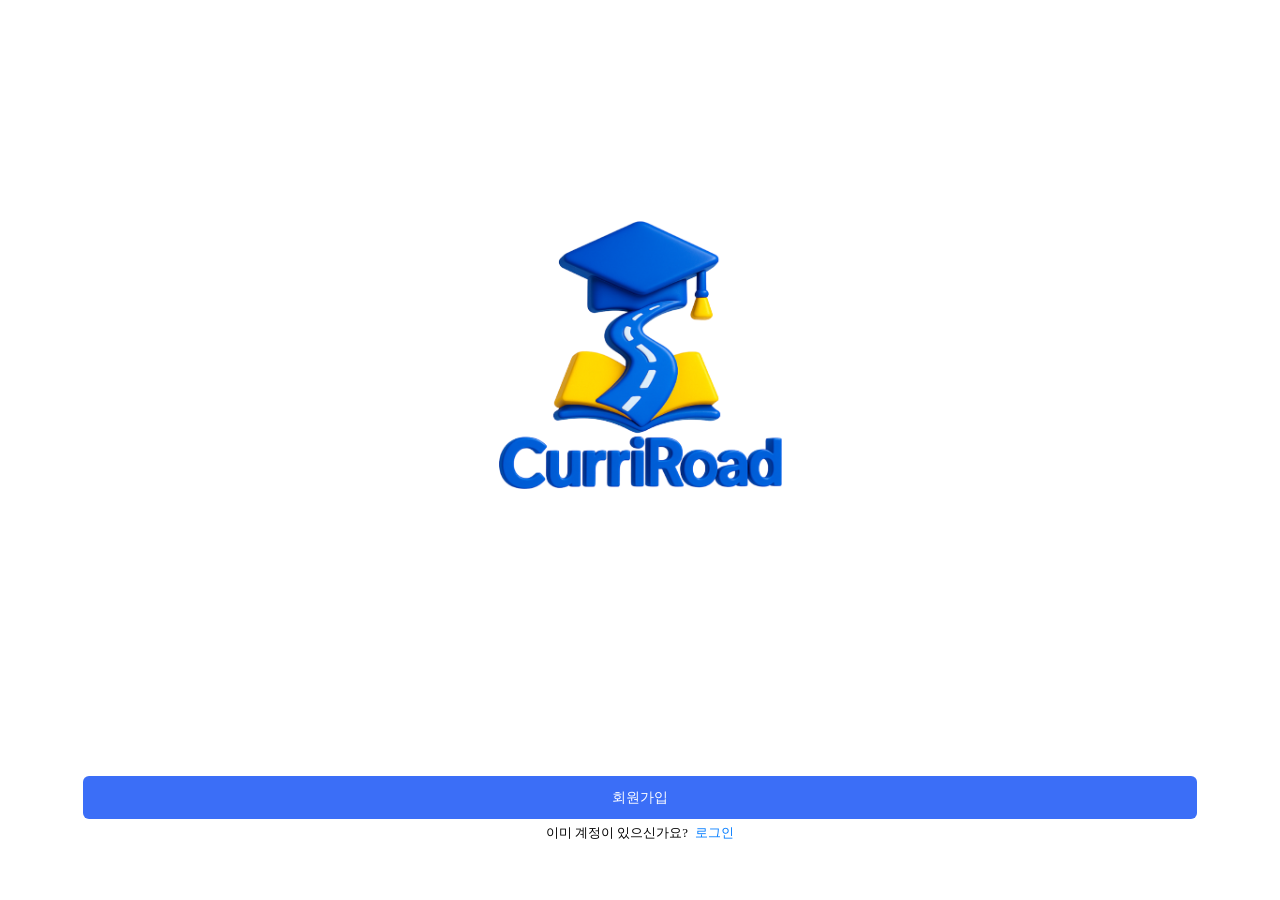
<file: index.html>
<!DOCTYPE html>
<html lang="en">
  <head>
    <meta charset="UTF-8" />
    <meta name="viewport" content="width=device-width, initial-scale=1.0" />
    <title>회원가입 페이지</title>
    <link rel="stylesheet" href="/pyoji/index.css" />
  </head>
  <body>
    <div class="logo-container"></div>
    <div id="input"></div>
    <div class="bottom-area">
      <button onclick="location.href='/signup/signup.html'">회원가입</button>
      <p>이미 계정이 있으신가요? <a href="/login/login.html">로그인</a></p>
    </div>
  </body>
</html>
</file>
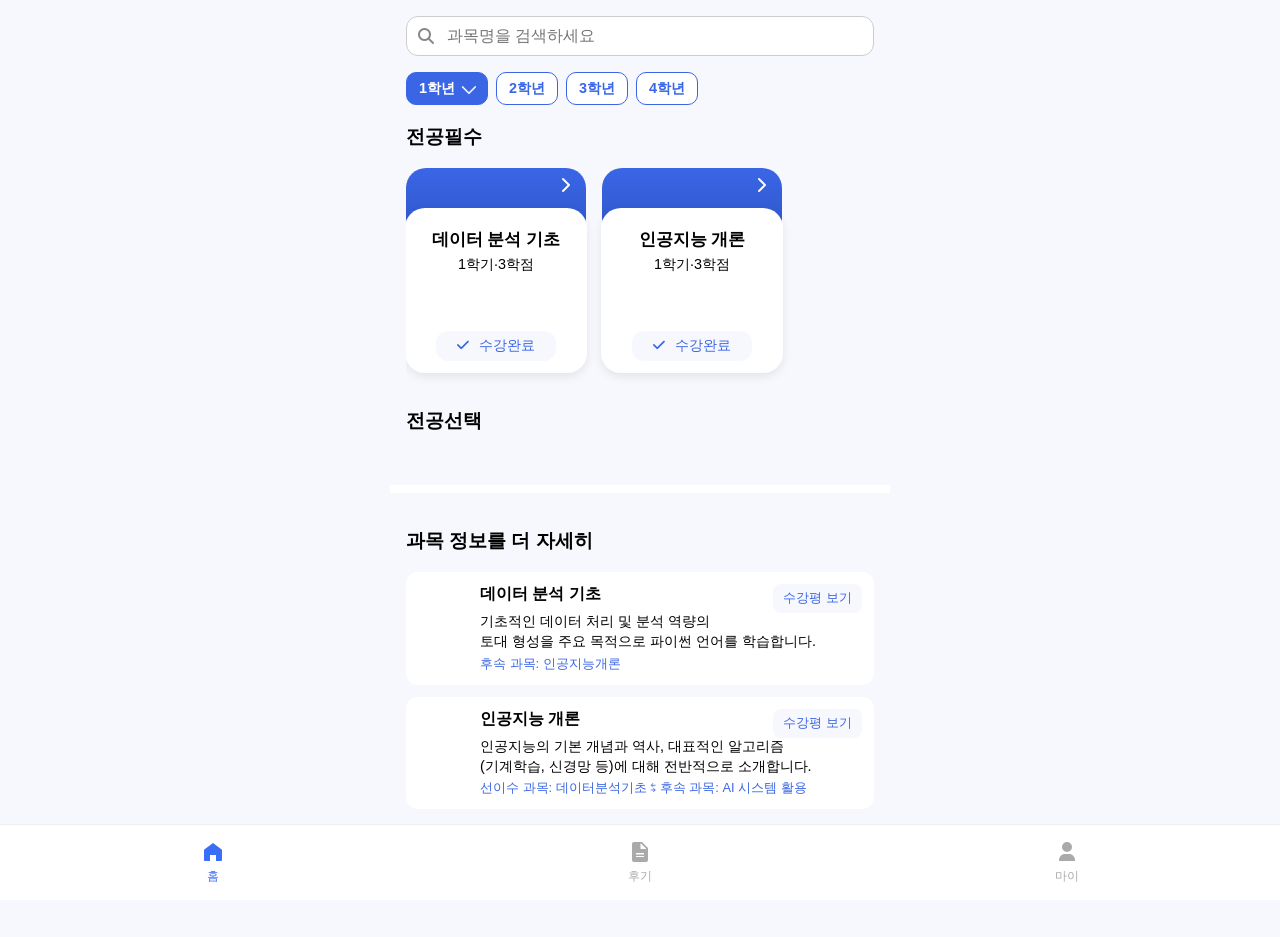
<file: FRONT-END/bigdata.html>
<!DOCTYPE html>
<html lang="ko">
  <head>
    <meta charset="UTF-8" />
    <meta name="viewport" content="width=device-width, initial-scale=1.0" />
    <title>빅데이터 분야형</title>
    <link rel="stylesheet" href="bigdata.css" />
    <link
      rel="stylesheet"
      href="https://cdnjs.cloudflare.com/ajax/libs/font-awesome/6.5.0/css/all.min.css"
    />
    <script defer src="bigdata.js"></script>
  </head>
  <body>
    <div class="container">
      <div class="search-bar">
        <i class="fas fa-search search-icon"></i>
        <input type="text" id="searchInput" placeholder="과목명을 검색하세요" />
      </div>

      <div class="year-buttons">
        <button value="1">1학년 <span class="arrow">⌵</span></button>
        <button value="2">2학년 <span class="arrow">⌵</span></button>
        <button value="3">3학년 <span class="arrow">⌵</span></button>
        <button value="4">4학년 <span class="arrow">⌵</span></button>
      </div>

      <div class="subject-section">
        <h3>전공필수</h3>
        <div class="subject-list" id="required-subjects"></div>
      </div>

      <div class="subject-section">
        <h3>전공선택</h3>
        <div class="subject-list" id="elective-subjects"></div>
      </div>

      <div class="detail-section">
        <h3>과목 정보를 더 자세히</h3>
        <div id="subject-detail-list"></div>
      </div>

      <footer class="bottom-nav">
        <a href="home.html" class="nav-item active">
          <svg
            width="24"
            height="24"
            fill="#3b6ef7"
            xmlns="http://www.w3.org/2000/svg"
            viewBox="0 0 24 24"
          >
            <path
              d="M3 9.75L12 3l9 6.75V20a1 1 0 0 1-1 1h-5v-6H9v6H4a1 1 0 0 1-1-1V9.75Z"
            />
          </svg>
          <span>홈</span>
        </a>

        <a href="review.html" class="nav-item">
          <svg
            width="24"
            height="24"
            fill="#aaa"
            xmlns="http://www.w3.org/2000/svg"
            viewBox="0 0 24 24"
          >
            <path
              d="M6 2a2 2 0 0 0-2 2v16c0 1.1.9 2 2 2h12a2 2 0 0 0 2-2V8l-6-6H6Zm7 1.5L18.5 9H13a.5.5 0 0 1-.5-.5V3.5ZM8 13h8v1.5H8V13Zm0 3h8V17H8v-1.5Z"
            />
          </svg>
          <span>후기</span>
        </a>

        <a href="my.html" class="nav-item">
          <svg
            width="24"
            height="24"
            fill="#aaa"
            xmlns="http://www.w3.org/2000/svg"
            viewBox="0 0 24 24"
          >
            <path
              d="M12 2a5 5 0 1 1 0 10 5 5 0 0 1 0-10ZM4 20c0-3.3 2.7-6 6-6h4c3.3 0 6 2.7 6 6v1H4v-1Z"
            />
          </svg>
          <span>마이</span>
        </a>
      </footer>
    </div>
  </body>
</html>
</file>
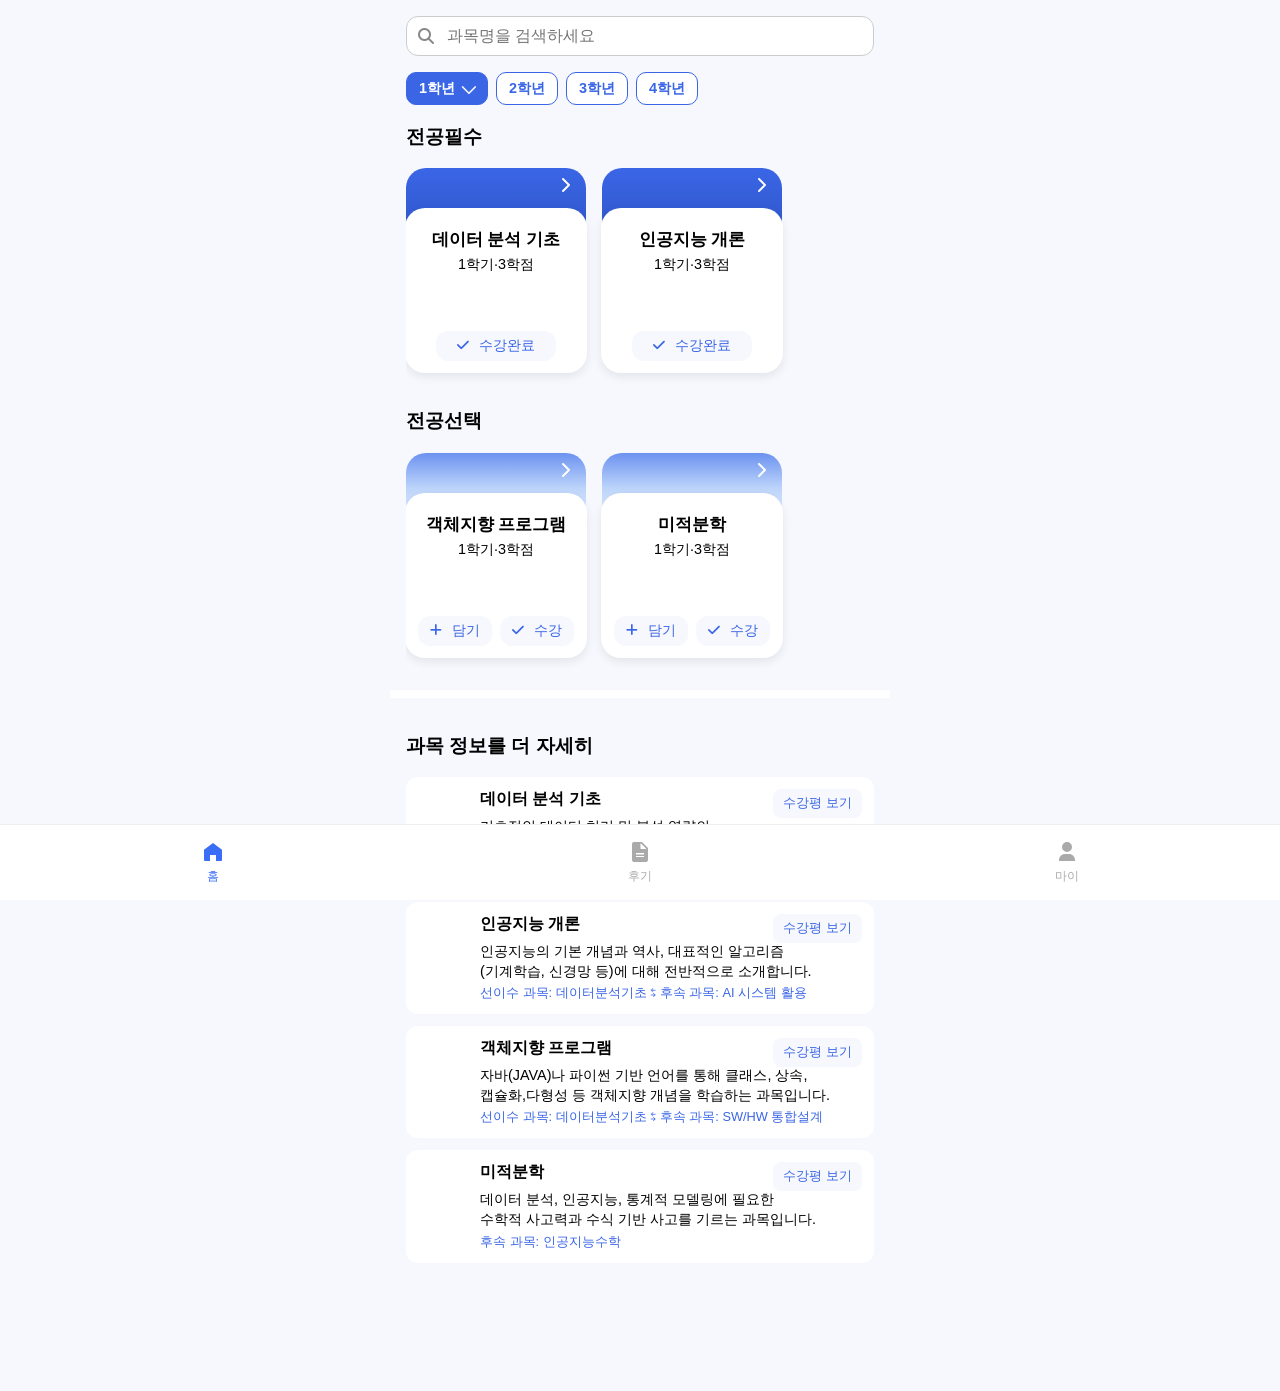
<file: FRONT-END/daehakwon.html>
<!DOCTYPE html>
<html lang="ko">
  <head>
    <meta charset="UTF-8" />
    <meta name="viewport" content="width=device-width, initial-scale=1.0" />
    <title>대학원 진학형</title>
    <link rel="stylesheet" href="daehakwon.css" />
    <link
      rel="stylesheet"
      href="https://cdnjs.cloudflare.com/ajax/libs/font-awesome/6.5.0/css/all.min.css"
    />
    <script defer src="daehakwon.js"></script>
  </head>
  <body>
    <div class="container">
      <div class="search-bar">
        <i class="fas fa-search search-icon"></i>
        <input type="text" id="searchInput" placeholder="과목명을 검색하세요" />
      </div>

      <div class="year-buttons">
        <button value="1">1학년 <span class="arrow">⌵</span></button>
        <button value="2">2학년 <span class="arrow">⌵</span></button>
        <button value="3">3학년 <span class="arrow">⌵</span></button>
        <button value="4">4학년 <span class="arrow">⌵</span></button>
      </div>

      <div class="subject-section">
        <h3>전공필수</h3>
        <div class="subject-list" id="required-subjects"></div>
      </div>

      <div class="subject-section">
        <h3>전공선택</h3>
        <div class="subject-list" id="elective-subjects"></div>
      </div>

      <div class="detail-section">
        <h3>과목 정보를 더 자세히</h3>
        <div id="subject-detail-list"></div>
      </div>

      <footer class="bottom-nav">
        <a href="home.html" class="nav-item active">
          <svg
            width="24"
            height="24"
            fill="#3b6ef7"
            xmlns="http://www.w3.org/2000/svg"
            viewBox="0 0 24 24"
          >
            <path
              d="M3 9.75L12 3l9 6.75V20a1 1 0 0 1-1 1h-5v-6H9v6H4a1 1 0 0 1-1-1V9.75Z"
            />
          </svg>
          <span>홈</span>
        </a>

        <a href="review.html" class="nav-item">
          <svg
            width="24"
            height="24"
            fill="#aaa"
            xmlns="http://www.w3.org/2000/svg"
            viewBox="0 0 24 24"
          >
            <path
              d="M6 2a2 2 0 0 0-2 2v16c0 1.1.9 2 2 2h12a2 2 0 0 0 2-2V8l-6-6H6Zm7 1.5L18.5 9H13a.5.5 0 0 1-.5-.5V3.5ZM8 13h8v1.5H8V13Zm0 3h8V17H8v-1.5Z"
            />
          </svg>
          <span>후기</span>
        </a>

        <a href="my.html" class="nav-item">
          <svg
            width="24"
            height="24"
            fill="#aaa"
            xmlns="http://www.w3.org/2000/svg"
            viewBox="0 0 24 24"
          >
            <path
              d="M12 2a5 5 0 1 1 0 10 5 5 0 0 1 0-10ZM4 20c0-3.3 2.7-6 6-6h4c3.3 0 6 2.7 6 6v1H4v-1Z"
            />
          </svg>
          <span>마이</span>
        </a>
      </footer>
    </div>
  </body>
</html>
</file>
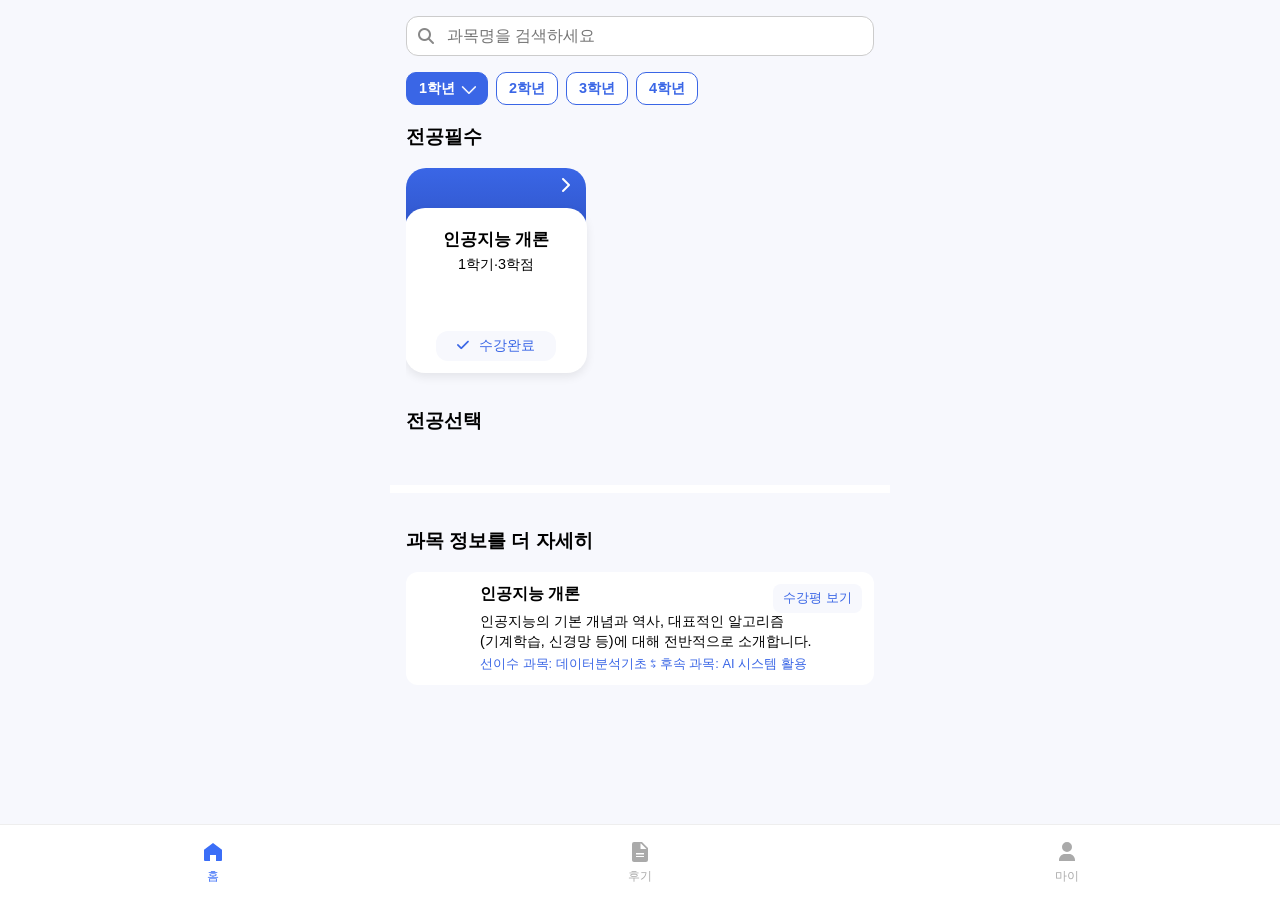
<file: FRONT-END/micro.html>
<!DOCTYPE html>
<html lang="ko">
  <head>
    <meta charset="UTF-8" />
    <meta name="viewport" content="width=device-width, initial-scale=1.0" />
    <title>대학원 진학형</title>
    <link rel="stylesheet" href="micro.css" />
    <link
      rel="stylesheet"
      href="https://cdnjs.cloudflare.com/ajax/libs/font-awesome/6.5.0/css/all.min.css"
    />
    <script defer src="micro.js"></script>
  </head>
  <body>
    <div class="container">
      <div class="search-bar">
        <i class="fas fa-search search-icon"></i>
        <input type="text" id="searchInput" placeholder="과목명을 검색하세요" />
      </div>

      <div class="year-buttons">
        <button value="1">1학년 <span class="arrow">⌵</span></button>
        <button value="2">2학년 <span class="arrow">⌵</span></button>
        <button value="3">3학년 <span class="arrow">⌵</span></button>
        <button value="4">4학년 <span class="arrow">⌵</span></button>
      </div>

      <div class="subject-section">
        <h3>전공필수</h3>
        <div class="subject-list" id="required-subjects"></div>
      </div>

      <div class="subject-section">
        <h3>전공선택</h3>
        <div class="subject-list" id="elective-subjects"></div>
      </div>

      <div class="detail-section">
        <h3>과목 정보를 더 자세히</h3>
        <div id="subject-detail-list"></div>
      </div>

      <footer class="bottom-nav">
        <a href="home.html" class="nav-item active">
          <svg
            width="24"
            height="24"
            fill="#3b6ef7"
            xmlns="http://www.w3.org/2000/svg"
            viewBox="0 0 24 24"
          >
            <path
              d="M3 9.75L12 3l9 6.75V20a1 1 0 0 1-1 1h-5v-6H9v6H4a1 1 0 0 1-1-1V9.75Z"
            />
          </svg>
          <span>홈</span>
        </a>

        <a href="review.html" class="nav-item">
          <svg
            width="24"
            height="24"
            fill="#aaa"
            xmlns="http://www.w3.org/2000/svg"
            viewBox="0 0 24 24"
          >
            <path
              d="M6 2a2 2 0 0 0-2 2v16c0 1.1.9 2 2 2h12a2 2 0 0 0 2-2V8l-6-6H6Zm7 1.5L18.5 9H13a.5.5 0 0 1-.5-.5V3.5ZM8 13h8v1.5H8V13Zm0 3h8V17H8v-1.5Z"
            />
          </svg>
          <span>후기</span>
        </a>

        <a href="my.html" class="nav-item">
          <svg
            width="24"
            height="24"
            fill="#aaa"
            xmlns="http://www.w3.org/2000/svg"
            viewBox="0 0 24 24"
          >
            <path
              d="M12 2a5 5 0 1 1 0 10 5 5 0 0 1 0-10ZM4 20c0-3.3 2.7-6 6-6h4c3.3 0 6 2.7 6 6v1H4v-1Z"
            />
          </svg>
          <span>마이</span>
        </a>
      </footer>
    </div>
  </body>
</html>
</file>
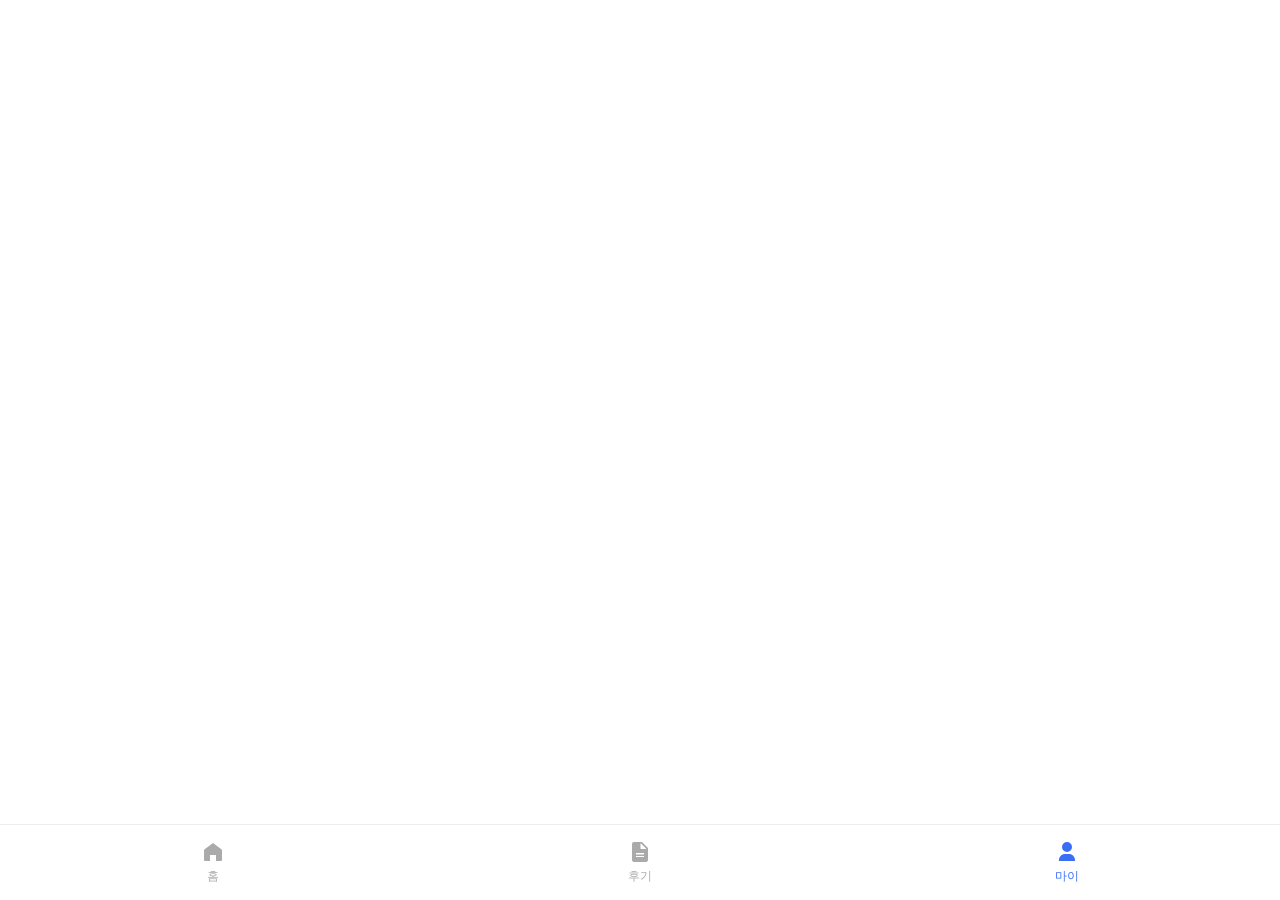
<file: FRONT-END/my.html>
<!DOCTYPE html>
<html lang="en">
  <head>
    <meta charset="UTF-8" />
    <meta name="viewport" content="width=device-width, initial-scale=1.0" />
    <title>Document</title>
    <link rel="stylesheet" href="my.css" />
  </head>
  <body>
    <!-- 하단 네비게이션 -->
    <footer class="bottom-nav">
      <a href="home.html" class="nav-item">
        <!-- 집 아이콘 -->
        <svg
          width="24"
          height="24"
          fill="#aaa"
          xmlns="http://www.w3.org/2000/svg"
          viewBox="0 0 24 24"
        >
          <path
            d="M3 9.75L12 3l9 6.75V20a1 1 0 0 1-1 1h-5v-6H9v6H4a1 1 0 0 1-1-1V9.75Z"
          />
        </svg>
        <span>홈</span>
      </a>

      <a href="review.html" class="nav-item">
        <!-- 문서 아이콘 -->
        <svg
          width="24"
          height="24"
          fill="#aaa"
          xmlns="http://www.w3.org/2000/svg"
          viewBox="0 0 24 24"
        >
          <path
            d="M6 2a2 2 0 0 0-2 2v16c0 1.1.9 2 2 2h12a2 2 0 0 0 2-2V8l-6-6H6Zm7 1.5L18.5 9H13a.5.5 0 0 1-.5-.5V3.5ZM8 13h8v1.5H8V13Zm0 3h8V17H8v-1.5Z"
          />
        </svg>
        <span>후기</span>
      </a>

      <a href="my.html" class="nav-item active">
        <!-- 사람 아이콘 -->
        <svg
          width="24"
          height="24"
          fill="#3b6ef7"
          xmlns="http://www.w3.org/2000/svg"
          viewBox="0 0 24 24"
        >
          <path
            d="M12 2a5 5 0 1 1 0 10 5 5 0 0 1 0-10ZM4 20c0-3.3 2.7-6 6-6h4c3.3 0 6 2.7 6 6v1H4v-1Z"
          />
        </svg>
        <span>마이</span>
      </a>
    </footer>
  </body>
</html>
</file>
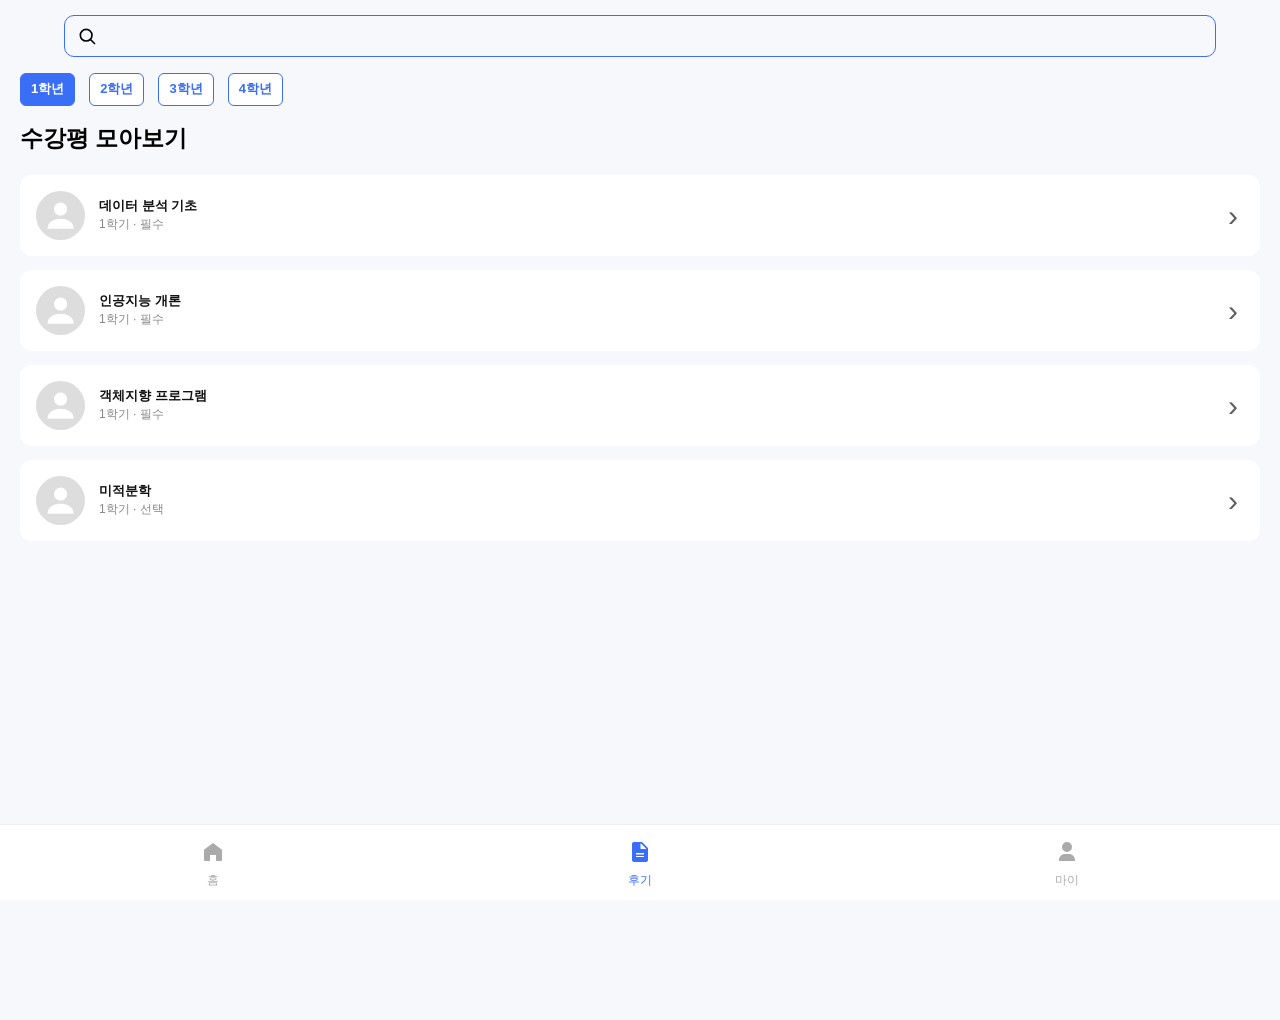
<file: FRONT-END/review.html>
<!DOCTYPE html>
<html lang="en">
  <head>
    <meta charset="UTF-8" />
    <meta name="viewport" content="width=device-width, initial-scale=1.0" />
    <title>Document</title>
    <link rel="stylesheet" href="review.css" />
  </head>
  <body>
    <!-- 상단 검색창 -->
    <div class="search-bar">
      <svg
        class="search-icon"
        xmlns="http://www.w3.org/2000/svg"
        width="18"
        height="18"
        fill="none"
        stroke="#222"
        stroke-width="2"
        stroke-linecap="round"
        stroke-linejoin="round"
        viewBox="0 0 24 24"
      >
        <circle cx="11" cy="11" r="7" />
        <line x1="16.5" y1="16.5" x2="21" y2="21" />
      </svg>
      <input type="text" id="searchInput" />
    </div>

    <!-- 학년 선택 버튼 -->
    <div class="grade-button-group">
      <button class="grade-btn active"><span>1학년</span></button>
      <button class="grade-btn"><span>2학년</span></button>
      <button class="grade-btn"><span>3학년</span></button>
      <button class="grade-btn"><span>4학년</span></button>
    </div>

    <!-- 문구 -->
    <h3 class="text">수강평 모아보기</h3>

    <!-- 과목별 버튼 나올 공간 -->
    <div id="subject-buttons"></div>

    <!-- 과목 상세 후기 보기 화면 -->
    <div id="review-detail" style="display: none; padding: 0px">
      <div class="header">
        <div class="review-header">
          <button id="back-button" style="background: none; border: none">
            <svg
              xmlns="http://www.w3.org/2000/svg"
              width="32"
              height="32"
              fill="#333"
              viewBox="0 0 24 24"
            >
              <path d="M15.41 7.41 14 6l-6 6 6 6 1.41-1.41L10.83 12z" />
            </svg>
          </button>

          <h2 id="subject-title"></h2>
        </div>

        <div class="rating">
          <div class="stars">☆☆☆☆☆</div>
          <div class="rating-score"></div>
        </div>
      </div>

      <div class="section lecture-section">
        <div class="section-header">
          <h3>강의평 모아보기</h3>
          <button class="write-button">평가하기</button>
        </div>
        <div class="lecture-reviews"></div>
      </div>

      <div class="divider"></div>

      <div class="section exam-section">
        <div class="section-header">
          <h3>시험 정보 모아보기</h3>
          <button class="write-button">등록하기</button>
        </div>
        <div class="exam-reviews"></div>
      </div>
    </div>

    <!-- 🔽 강의평 작성 폼 -->
    <!-- 강의평 작성 폼 -->
    <div
      id="write-form"
      style="display: none; background-color: #f7f8fc; padding: 16px"
    >
      <div class="form-header">
        <button id="write-back-button">&lt;</button>
        <h2 id="write-form-title">강의평 작성하기</h2>
      </div>
      <div class="write-rating">
        <div class="write-stars">
          <span data-value="1">★</span>
          <span data-value="2">★</span>
          <span data-value="3">★</span>
          <span data-value="4">★</span>
          <span data-value="5">★</span>
        </div>
        <strong class="write-score">0.0/5</strong>
      </div>
      <div class="divider"></div>
      <p id="semester-label">수강한 학기를 선택해 주세요.</p>
      <div class="select-row">
        <div class="custom-select" id="custom-select">
          <div class="selected" id="selected">
            <span id="selected-text">응시 학기</span>
            <svg
              class="dropdown-arrow"
              id="dropdownArrow"
              xmlns="http://www.w3.org/2000/svg"
              height="20"
              width="20"
              viewBox="0 0 24 24"
              fill="#3b6ef7"
            >
              <path d="M7 10l5 5 5-5z" />
            </svg>
          </div>
          <ul class="options" id="options">
            <li>25학년도 1학기</li>
            <li>25학년도 2학기</li>
            <li>24학년도 1학기</li>
            <li>24학년도 2학기</li>
            <li>23학년도 1학기</li>
            <li>23학년도 2학기</li>
          </ul>
        </div>
        <div class="custom-select" id="exam-type-select">
          <div class="selected" id="exam-type-selected">
            <span id="exam-type-selected-text">응시회차</span>
            <svg
              class="dropdown-arrow"
              id="exam-type-arrow"
              xmlns="http://www.w3.org/2000/svg"
              height="20"
              width="20"
              viewBox="0 0 24 24"
              fill="#3b6ef7"
            >
              <path d="M7 10l5 5 5-5z" />
            </svg>
          </div>
          <ul class="options" id="exam-type-options">
            <li>중간고사</li>
            <li>기말고사</li>
          </ul>
        </div>

        <div class="upload-area" id="upload-area" style="display: none">
          <button type="button" class="upload-button" id="upload-button">
            자료 업로드
            <svg
              xmlns="http://www.w3.org/2000/svg"
              width="20"
              height="20"
              viewBox="0 0 24 24"
              fill="none"
              stroke="#3b6ef7"
              stroke-width="2"
              stroke-linecap="round"
              stroke-linejoin="round"
              style="margin-left: 6px"
            >
              <path d="M12 19V5" />
              <polyline points="5 12 12 5 19 12" />
              <path d="M5 19h14" />
            </svg>
          </button>
          <ul id="upload-options" class="hidden">
            <li id="upload-photo" class="upload-option">
              <span>사진 보관함</span>
              <svg
                xmlns="http://www.w3.org/2000/svg"
                class="icon"
                width="20"
                height="20"
                fill="none"
                stroke="black"
                stroke-width="2"
                stroke-linecap="round"
                stroke-linejoin="round"
                viewBox="0 0 24 24"
              >
                <rect x="3" y="3" width="18" height="18" rx="2" ry="2" />
                <circle cx="8.5" cy="8.5" r="1.5" />
                <path d="M21 15l-5-5L5 21" />
              </svg>
            </li>
            <div class="divider-line"></div>
            <li id="upload-file" class="upload-option">
              <span>파일 선택</span>
              <svg
                xmlns="http://www.w3.org/2000/svg"
                class="icon"
                width="20"
                height="20"
                fill="none"
                stroke="black"
                stroke-width="2"
                stroke-linecap="round"
                stroke-linejoin="round"
                viewBox="0 0 24 24"
              >
                <path d="M4 4h16v16H4z" />
                <path d="M4 8h16" />
              </svg>
            </li>
          </ul>
          <input
            type="file"
            id="fileInput"
            accept="image/*,.pdf,.docx"
            style="display: none"
          />
        </div>
      </div>

      <textarea placeholder="이 강의에 대한 평가를 작성해 주세요."></textarea>
      <!-- 업로드 이미지 미리보기 영역 -->
      <div class="uploaded-images" id="uploaded-images"></div>

      <button class="submit-review" id="submit-review">작성하기</button>
    </div>

    <!-- 하단 네비게이션 -->
    <footer class="bottom-nav">
      <a href="home.html" class="nav-item">
        <!-- 집 아이콘 -->
        <svg
          width="24"
          height="24"
          fill="#aaa"
          xmlns="http://www.w3.org/2000/svg"
          viewBox="0 0 24 24"
        >
          <path
            d="M3 9.75L12 3l9 6.75V20a1 1 0 0 1-1 1h-5v-6H9v6H4a1 1 0 0 1-1-1V9.75Z"
          />
        </svg>
        <span>홈</span>
      </a>

      <a href="review.html" class="nav-item">
        <!-- 문서 아이콘 -->
        <svg
          width="24"
          height="24"
          fill="#aaa"
          xmlns="http://www.w3.org/2000/svg"
          viewBox="0 0 24 24"
        >
          <path
            d="M6 2a2 2 0 0 0-2 2v16c0 1.1.9 2 2 2h12a2 2 0 0 0 2-2V8l-6-6H6Zm7 1.5L18.5 9H13a.5.5 0 0 1-.5-.5V3.5ZM8 13h8v1.5H8V13Zm0 3h8V17H8v-1.5Z"
          />
        </svg>
        <span>후기</span>
      </a>

      <a href="my.html" class="nav-item">
        <!-- 사람 아이콘 -->
        <svg
          width="24"
          height="24"
          fill="#aaa"
          xmlns="http://www.w3.org/2000/svg"
          viewBox="0 0 24 24"
        >
          <path
            d="M12 2a5 5 0 1 1 0 10 5 5 0 0 1 0-10ZM4 20c0-3.3 2.7-6 6-6h4c3.3 0 6 2.7 6 6v1H4v-1Z"
          />
        </svg>
        <span>마이</span>
      </a>
    </footer>

    <!-- 알림 모달 -->
    <div id="custom-alert" class="custom-alert" style="display: none">
      <div class="custom-alert-box">
        <p id="custom-alert-message">알림 메시지</p>
        <div class="custom-divider"></div>
        <button id="custom-alert-ok">확인</button>
      </div>
    </div>

    <script src="review.js"></script>
  </body>
</html>
</file>
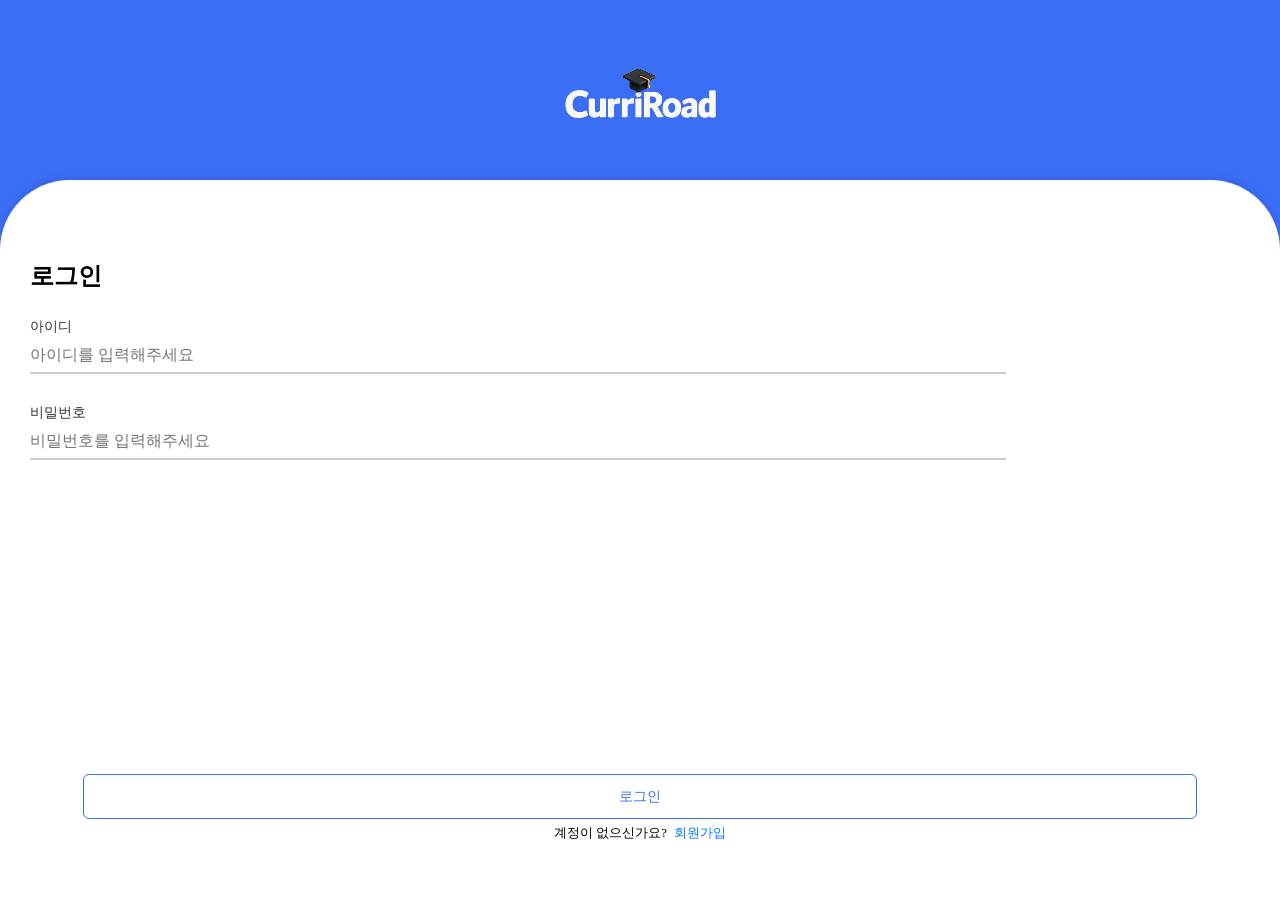
<file: login/login.html>
<!DOCTYPE html>
<html lang="ko">
  <head>
    <meta charset="UTF-8" />
    <meta name="viewport" content="width=device-width, initial-scale=1.0" />
    <title>로그인 페이지</title>
    <link rel="stylesheet" href="login.css" />
  </head>
  <body>
    <div class="top-logo">
      <img src="login_logo.png" alt="로그인 로고" />
    </div>
    <div class="white-box">
      <h2>로그인</h2>

      <label for="userid">아이디</label>
      <input
        type="text"
        id="userid"
        name="userid"
        placeholder="아이디를 입력해주세요"
      />
      <div class="error-message" id="userid-error"></div>

      <label for="password">비밀번호</label>

      <input
        type="password"
        id="password"
        name="password"
        placeholder="비밀번호를 입력해주세요"
      />

      <div class="error-message" id="password-error"></div>
    </div>

    <div class="bottom-area">
      <button id="loginBtn">로그인</button>
      <p>계정이 없으신가요? <a href="/signup/signup.html">회원가입</a></p>
    </div>

    <script src="login.js"></script>
  </body>
</html>
</file>
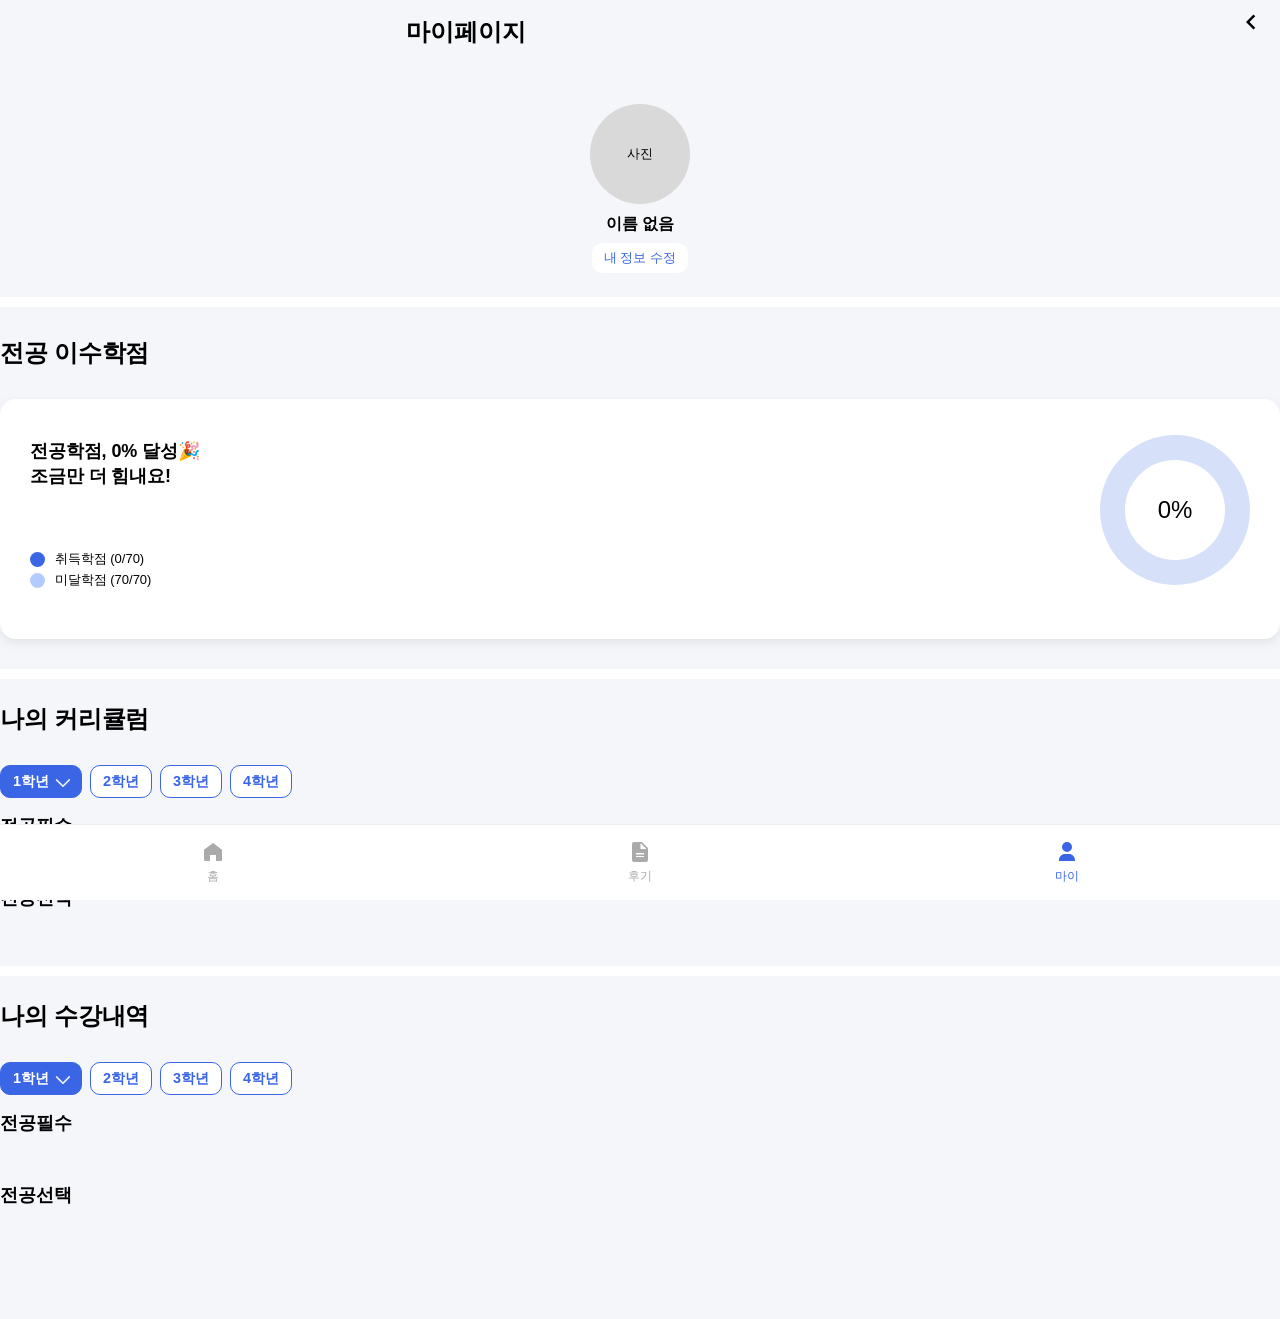
<file: my/my.html>
<!DOCTYPE html>
<html lang="ko">
  <head>
    <meta charset="UTF-8" />
    <meta name="viewport" content="width=device-width, initial-scale=1.0" />
    <title>마이페이지</title>
    <link rel="stylesheet" href="my.css" />
  </head>
  <body>
    <div class="mypage-header">
      <h2>마이페이지</h2>
    </div>
    <div class="mypage">
      <!-- 프로필 영역 -->
      <div class="section profile">
        <div class="profile-img">사진</div>
        <div class="profile-name" id="userNameDisplay">사용자 이름</div>
        <a href="/my/edit_profile/edit_profile.html" class="edit-info">
          내 정보 수정
        </a>
      </div>

      <!-- 구분선 -->
      <div class="divider"></div>

      <!-- 전공 이수학점 영역 -->
      <div class="credit-section">
        <div class="section-title">전공 이수학점</div>
        <div class="credit-card">
          <div class="credit-box">
            <div class="credit-left">
              <p class="credit-message" id="progressMessage"></p>
              <div class="credit-detail">
                <div class="dot dark"></div>
                취득학점 (<span id="getScore">0</span>/70)<br />
                <div class="dot light"></div>
                미달학점 (<span id="lackScore">70</span>/70)
              </div>
            </div>
            <div class="credit-right">
              <div class="progress-circle"></div>
              <div class="percent">0%</div>
            </div>
          </div>
        </div>
      </div>

      <!-- 구분선 -->
      <div class="divider"></div>

      <section class="curriculum-section">
  <h3 class="section-title">나의 커리큘럼</h3>

  <!-- 학년 선택 버튼 -->
  <div class="curriculum-year-buttons">
        <button value="1">1학년 <span class="arrow">⌵</span></button>
        <button value="2">2학년 <span class="arrow">⌵</span></button>
        <button value="3">3학년 <span class="arrow">⌵</span></button>
        <button value="4">4학년 <span class="arrow">⌵</span></button>
      </div>

  <section>
  <h4>전공필수</h4>
  <div id="required-subjects" class="subject-list">
    <!-- 전공필수 과목 카드 -->
  </div>
</section>
<section>
  <h4>전공선택</h4>
  <div id="elective-subjects" class="subject-list">
    <!-- 전공선택 과목 카드 -->
  </div>
</section>
<!-- 구분선 -->
      <div class="divider"></div>

      <section class="course-history-section">
  <h3 class="section-title">나의 수강내역</h3>

  <!-- 학년 선택 버튼 -->
  <div class="course-history-year-buttons">
    <button value="1">1학년 <span class="arrow">⌵</span></button>
    <button value="2">2학년 <span class="arrow">⌵</span></button>
    <button value="3">3학년 <span class="arrow">⌵</span></button>
    <button value="4">4학년 <span class="arrow">⌵</span></button>
  </div>

  <!-- 전공 필수 과목 -->
  <section>
    <h4>전공필수</h4>
    <div id="course-history-required-subjects" class="subject-list">
      <!-- 전공필수 과목 카드가 여기에 들어옴 -->
    </div>
  </section>

  <!-- 전공 선택 과목 -->
  <section>
    <h4>전공선택</h4>
    <div id="course-history-elective-subjects" class="subject-list">
      <!-- 전공선택 과목 카드가 여기에 들어옴 -->
    </div>
  </section>
</section>

<!-- 오른쪽 화살표 버튼 -->
<button class="goto-home-button">
  <svg
    xmlns="http://www.w3.org/2000/svg"
    width="40"
    height="40"
    fill="#000000"
    viewBox="0 0 24 24"
    class="goto-arrow"
  >
    <path d="M15.41 7.41 14 6l-6 6 6 6 1.41-1.41L10.83 12z" />
  </svg>
</button>

    <footer class="bottom-nav">
      <a href="/home/home.html" class="nav-item" id="homeBtn">
        <!-- 집 아이콘 -->
        <svg
          width="24"
          height="24"
          fill="#aaa"
          xmlns="http://www.w3.org/2000/svg"
          viewBox="0 0 24 24"
        >
          <path
            d="M3 9.75L12 3l9 6.75V20a1 1 0 0 1-1 1h-5v-6H9v6H4a1 1 0 0 1-1-1V9.75Z"
          />
        </svg>
        <span>홈</span>
      </a>

      <a href="/review/review.html" class="nav-item">
        <!-- 문서 아이콘 -->
        <svg
          width="24"
          height="24"
          fill="#aaa"
          xmlns="http://www.w3.org/2000/svg"
          viewBox="0 0 24 24"
        >
          <path
            d="M6 2a2 2 0 0 0-2 2v16c0 1.1.9 2 2 2h12a2 2 0 0 0 2-2V8l-6-6H6Zm7 1.5L18.5 9H13a.5.5 0 0 1-.5-.5V3.5ZM8 13h8v1.5H8V13Zm0 3h8V17H8v-1.5Z"
          />
        </svg>
        <span>후기</span>
      </a>

      <a href="/my/my.html" class="nav-item active">
        <!-- 사람 아이콘 -->
        <svg
          width="24"
          height="24"
          fill="#aaa"
          xmlns="http://www.w3.org/2000/svg"
          viewBox="0 0 24 24"
        >
          <path
            d="M12 2a5 5 0 1 1 0 10 5 5 0 0 1 0-10ZM4 20c0-3.3 2.7-6 6-6h4c3.3 0 6 2.7 6 6v1H4v-1Z"
          />
        </svg>
        <span>마이</span>
      </a>
    </footer>

    <script src="/my/my.js"></script>
  </body>
</html>
</file>
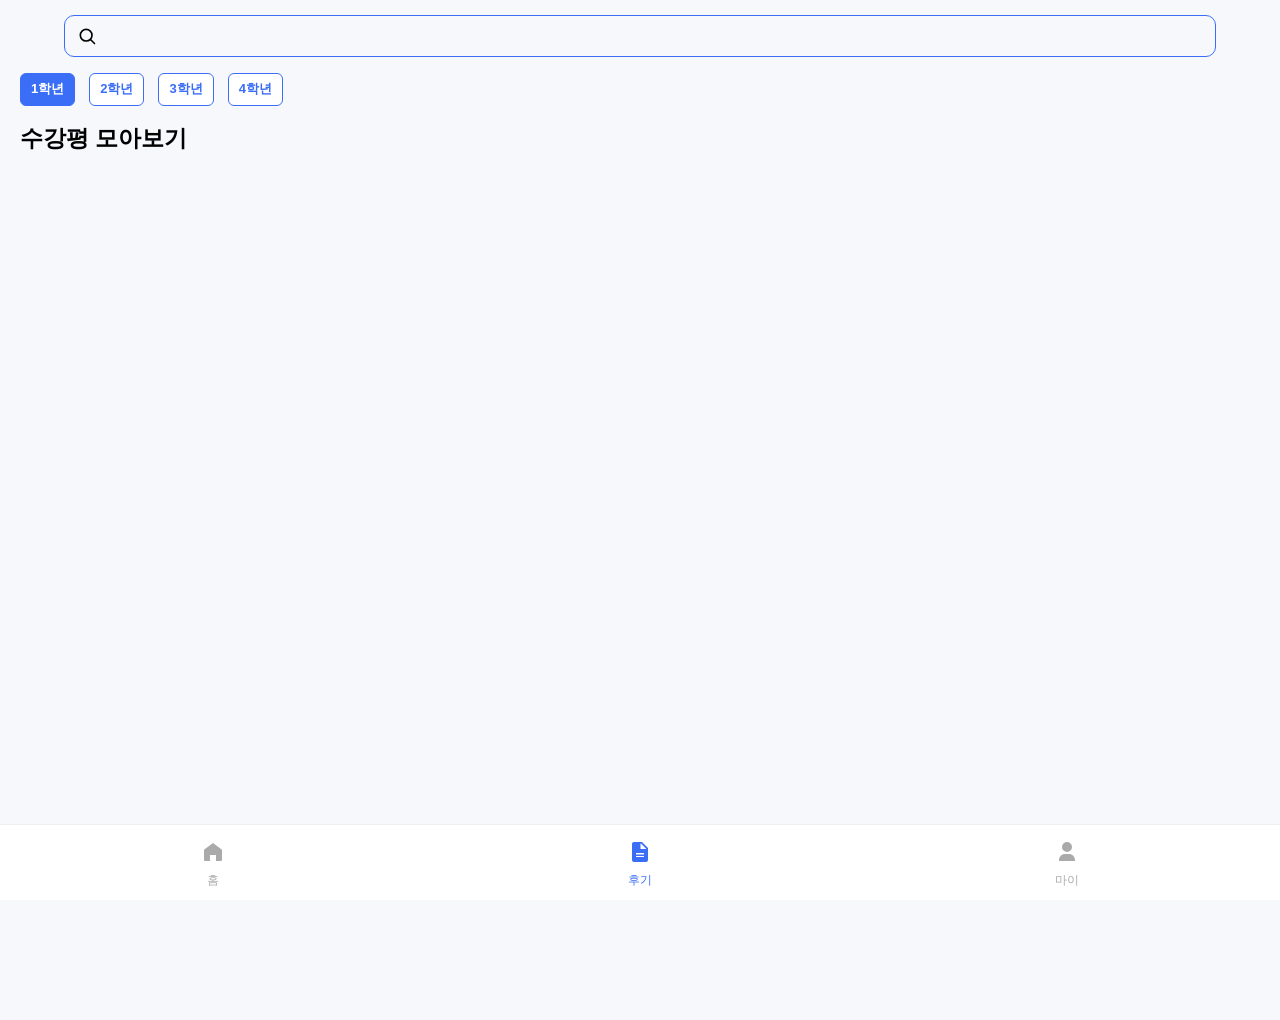
<file: review/review.html>
<!DOCTYPE html>
<html lang="en">
  <head>
    <meta charset="UTF-8" />
    <meta name="viewport" content="width=device-width, initial-scale=1.0" />
    <title>Document</title>
    <link rel="stylesheet" href="review.css" />
  </head>
  <body>
    <!-- 상단 검색창 -->
    <div class="search-bar">
      <svg
        class="search-icon"
        xmlns="http://www.w3.org/2000/svg"
        width="18"
        height="18"
        fill="none"
        stroke="#222"
        stroke-width="2"
        stroke-linecap="round"
        stroke-linejoin="round"
        viewBox="0 0 24 24"
      >
        <circle cx="11" cy="11" r="7" />
        <line x1="16.5" y1="16.5" x2="21" y2="21" />
      </svg>
      <input type="text" id="searchInput" />
    </div>

    <!-- 학년 선택 버튼 -->
    <div class="grade-button-group">
      <button class="grade-btn active"><span>1학년</span></button>
      <button class="grade-btn"><span>2학년</span></button>
      <button class="grade-btn"><span>3학년</span></button>
      <button class="grade-btn"><span>4학년</span></button>
    </div>

    <!-- 문구 -->
    <h3 class="text">수강평 모아보기</h3>

    <!-- 과목별 버튼 나올 공간 -->
    <div id="subject-buttons"></div>

    <!-- 과목 상세 후기 보기 화면 -->
    <div id="review-detail" style="display: none; padding: 0px">
      <div class="header">
        <div class="review-header">
          <button id="back-button" style="background: none; border: none">
            <svg
              xmlns="http://www.w3.org/2000/svg"
              width="32"
              height="32"
              fill="#333"
              viewBox="0 0 24 24"
            >
              <path d="M15.41 7.41 14 6l-6 6 6 6 1.41-1.41L10.83 12z" />
            </svg>
          </button>

          <h2 id="subject-title"></h2>
        </div>

        <div class="rating">
          <div class="stars">☆☆☆☆☆</div>
          <div class="rating-score"></div>
        </div>
      </div>

      <div class="section lecture-section">
        <div class="section-header">
          <h3>강의평 모아보기</h3>
          <button class="write-button">평가하기</button>
        </div>
        <div class="lecture-reviews"></div>
      </div>

      <div class="divider"></div>

      <div class="section exam-section">
        <div class="section-header">
          <h3>시험 정보 모아보기</h3>
          <button class="write-button">등록하기</button>
        </div>
        <div class="exam-reviews"></div>
      </div>
    </div>

    <!-- 🔽 강의평 작성 폼 -->
    <!-- 강의평 작성 폼 -->
    <div
      id="write-form"
      style="display: none; background-color: #f7f8fc; padding: 16px"
    >
      <div class="form-header">
        <button id="write-back-button" style="background: none; border: none">
          <svg
            xmlns="http://www.w3.org/2000/svg"
            width="32"
            height="32"
            fill="#333"
            viewBox="0 0 24 24"
          >
            <path d="M15.41 7.41 14 6l-6 6 6 6 1.41-1.41L10.83 12z" />
          </svg>
        </button>

        <h2 id="write-form-title">강의평 작성하기</h2>
      </div>
      <div class="write-rating">
        <div class="write-stars">
          <span data-value="1">★</span>
          <span data-value="2">★</span>
          <span data-value="3">★</span>
          <span data-value="4">★</span>
          <span data-value="5">★</span>
        </div>
        <strong class="write-score">0.0/5</strong>
      </div>
      <div class="divider"></div>
      <p id="semester-label">수강한 학기를 선택해 주세요.</p>
      <div class="select-row">
        <div class="custom-select" id="custom-select">
          <div class="selected" id="selected">
            <span id="selected-text">응시 학기</span>
            <svg
              class="dropdown-arrow"
              id="dropdownArrow"
              xmlns="http://www.w3.org/2000/svg"
              height="20"
              width="20"
              viewBox="0 0 24 24"
              fill="#3b6ef7"
            >
              <path d="M7 10l5 5 5-5z" />
            </svg>
          </div>
          <ul class="options" id="options">
            <li>25학년도 1학기</li>
            <li>25학년도 2학기</li>
            <li>24학년도 1학기</li>
            <li>24학년도 2학기</li>
            <li>23학년도 1학기</li>
            <li>23학년도 2학기</li>
          </ul>
        </div>
        <div class="custom-select" id="exam-type-select">
          <div class="selected" id="exam-type-selected">
            <span id="exam-type-selected-text">응시회차</span>
            <svg
              class="dropdown-arrow"
              id="exam-type-arrow"
              xmlns="http://www.w3.org/2000/svg"
              height="20"
              width="20"
              viewBox="0 0 24 24"
              fill="#3b6ef7"
            >
              <path d="M7 10l5 5 5-5z" />
            </svg>
          </div>
          <ul class="options" id="exam-type-options">
            <li>중간고사</li>
            <li>기말고사</li>
          </ul>
        </div>

        <div class="upload-area" id="upload-area" style="display: none">
          <button type="button" class="upload-button" id="upload-button">
            자료 업로드
            <svg
              xmlns="http://www.w3.org/2000/svg"
              width="20"
              height="20"
              viewBox="0 0 24 24"
              fill="none"
              stroke="#3b6ef7"
              stroke-width="2"
              stroke-linecap="round"
              stroke-linejoin="round"
              style="margin-left: 6px"
            >
              <path d="M12 19V5" />
              <polyline points="5 12 12 5 19 12" />
              <path d="M5 19h14" />
            </svg>
          </button>
          <ul id="upload-options" class="hidden">
            <li id="upload-photo" class="upload-option">
              <span>사진 보관함</span>
              <svg
                xmlns="http://www.w3.org/2000/svg"
                class="icon"
                width="20"
                height="20"
                fill="none"
                stroke="black"
                stroke-width="2"
                stroke-linecap="round"
                stroke-linejoin="round"
                viewBox="0 0 24 24"
              >
                <rect x="3" y="3" width="18" height="18" rx="2" ry="2" />
                <circle cx="8.5" cy="8.5" r="1.5" />
                <path d="M21 15l-5-5L5 21" />
              </svg>
            </li>
            <div class="divider-line"></div>
            <li id="upload-file" class="upload-option">
              <span>파일 선택</span>
              <svg
                xmlns="http://www.w3.org/2000/svg"
                class="icon"
                width="20"
                height="20"
                fill="none"
                stroke="black"
                stroke-width="2"
                stroke-linecap="round"
                stroke-linejoin="round"
                viewBox="0 0 24 24"
              >
                <path d="M4 4h16v16H4z" />
                <path d="M4 8h16" />
              </svg>
            </li>
          </ul>
          <input
            type="file"
            id="fileInput"
            accept="image/*,.pdf,.docx"
            style="display: none"
          />
        </div>
      </div>

      <textarea placeholder="이 강의에 대한 평가를 작성해 주세요."></textarea>
      <!-- 업로드 이미지 미리보기 영역 -->
      <div class="uploaded-images" id="uploaded-images"></div>

      <button class="submit-review" id="submit-review">작성하기</button>
    </div>

    <!-- 하단 네비게이션 -->
    <footer class="bottom-nav">
      <a href="home.html" class="nav-item">
        <!-- 집 아이콘 -->
        <svg
          width="24"
          height="24"
          fill="#aaa"
          xmlns="http://www.w3.org/2000/svg"
          viewBox="0 0 24 24"
        >
          <path
            d="M3 9.75L12 3l9 6.75V20a1 1 0 0 1-1 1h-5v-6H9v6H4a1 1 0 0 1-1-1V9.75Z"
          />
        </svg>
        <span>홈</span>
      </a>

      <a href="/review/review.html" class="nav-item active">
        <!-- 문서 아이콘 -->
        <svg
          width="24"
          height="24"
          fill="#aaa"
          xmlns="http://www.w3.org/2000/svg"
          viewBox="0 0 24 24"
        >
          <path
            d="M6 2a2 2 0 0 0-2 2v16c0 1.1.9 2 2 2h12a2 2 0 0 0 2-2V8l-6-6H6Zm7 1.5L18.5 9H13a.5.5 0 0 1-.5-.5V3.5ZM8 13h8v1.5H8V13Zm0 3h8V17H8v-1.5Z"
          />
        </svg>
        <span>후기</span>
      </a>

      <a href="/my/my.html" class="nav-item">
        <!-- 사람 아이콘 -->
        <svg
          width="24"
          height="24"
          fill="#aaa"
          xmlns="http://www.w3.org/2000/svg"
          viewBox="0 0 24 24"
        >
          <path
            d="M12 2a5 5 0 1 1 0 10 5 5 0 0 1 0-10ZM4 20c0-3.3 2.7-6 6-6h4c3.3 0 6 2.7 6 6v1H4v-1Z"
          />
        </svg>
        <span>마이</span>
      </a>
    </footer>

    <!-- 알림 모달 -->
    <div id="custom-alert" class="custom-alert" style="display: none">
      <div class="custom-alert-box">
        <p id="custom-alert-message">알림 메시지</p>
        <div class="custom-divider"></div>
        <button id="custom-alert-ok">확인</button>
      </div>
    </div>

    <script src="review.js"></script>
  </body>
</html>
</file>
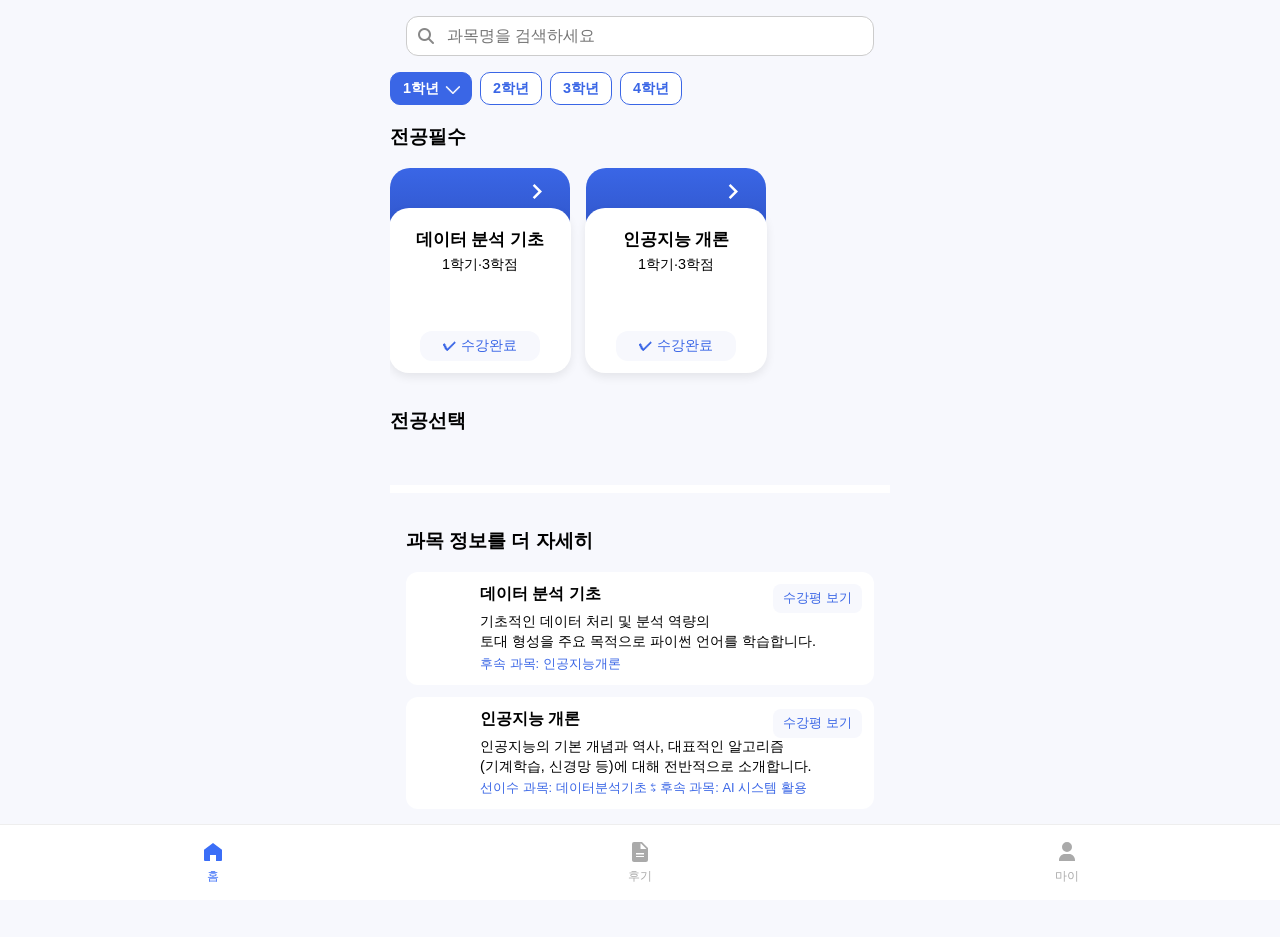
<file: home/ai/ai.html>
<!DOCTYPE html>
<html lang="ko">
  <head>
    <meta charset="UTF-8" />
    <meta name="viewport" content="width=device-width, initial-scale=1.0" />
    <title>대학원 진학형</title>
    <link rel="stylesheet" href="ai.css" />
    <link
      rel="stylesheet"
      href="https://cdnjs.cloudflare.com/ajax/libs/font-awesome/6.5.0/css/all.min.css"
    />
    <script defer src="ai.js"></script>
  </head>
  <body>
    <div class="container">
      <div class="search-bar">
        <i class="fas fa-search search-icon"></i>
        <input type="text" id="searchInput" placeholder="과목명을 검색하세요" />
      </div>

      <div class="year-buttons">
        <button value="1">1학년 <span class="arrow">⌵</span></button>
        <button value="2">2학년 <span class="arrow">⌵</span></button>
        <button value="3">3학년 <span class="arrow">⌵</span></button>
        <button value="4">4학년 <span class="arrow">⌵</span></button>
      </div>

      <div class="subject-section">
        <h3>전공필수</h3>
        <div class="subject-list" id="required-subjects"></div>
      </div>

      <div class="subject-section">
        <h3>전공선택</h3>
        <div class="subject-list" id="elective-subjects"></div>
      </div>

      <div class="detail-section">
        <h3>과목 정보를 더 자세히</h3>
        <div id="subject-detail-list"></div>
      </div>

      <footer class="bottom-nav">
        <a href="home.html" class="nav-item active">
          <svg
            width="24"
            height="24"
            fill="#3b6ef7"
            xmlns="http://www.w3.org/2000/svg"
            viewBox="0 0 24 24"
          >
            <path
              d="M3 9.75L12 3l9 6.75V20a1 1 0 0 1-1 1h-5v-6H9v6H4a1 1 0 0 1-1-1V9.75Z"
            />
          </svg>
          <span>홈</span>
        </a>

        <a href="/review/review.html" class="nav-item">
          <svg
            width="24"
            height="24"
            fill="#aaa"
            xmlns="http://www.w3.org/2000/svg"
            viewBox="0 0 24 24"
          >
            <path
              d="M6 2a2 2 0 0 0-2 2v16c0 1.1.9 2 2 2h12a2 2 0 0 0 2-2V8l-6-6H6Zm7 1.5L18.5 9H13a.5.5 0 0 1-.5-.5V3.5ZM8 13h8v1.5H8V13Zm0 3h8V17H8v-1.5Z"
            />
          </svg>
          <span>후기</span>
        </a>

        <a href="/my/my.html" class="nav-item">
          <svg
            width="24"
            height="24"
            fill="#aaa"
            xmlns="http://www.w3.org/2000/svg"
            viewBox="0 0 24 24"
          >
            <path
              d="M12 2a5 5 0 1 1 0 10 5 5 0 0 1 0-10ZM4 20c0-3.3 2.7-6 6-6h4c3.3 0 6 2.7 6 6v1H4v-1Z"
            />
          </svg>
          <span>마이</span>
        </a>
      </footer>
    </div>
  </body>
</html>
</file>
<file: pyoji/index.css>
body {
  display: flex;
  flex-direction: column;
  align-items: center;
  justify-content: center;
  height: 100vh;
  background-color: white;
  margin: 0;
}

/* 로고 div 스타일 */
.logo-container {
  width: 283px;
  height: 268px;
  background-image: url('logo_image.png');
  background-size: contain;
  background-repeat: no-repeat;
  background-position: center;
  margin-bottom: 10px;
  margin-top: -180px;
}

.bottom-area {
  position: fixed;
  margin-top: 20px;
  bottom: 5vh;
  display: flex;
  flex-direction: column;
  align-items: center;
  width: 100%;
}

button {
  width: 87%;
  padding: 12px 0;
  font-size: 16px;
  cursor: pointer;
  margin-bottom: 4px; /* p태그와의 간격 좁히기 */
  background-color: #3b6ef7; /* 파란색 */
  color: white;
  border: none;
  border-radius: 6px; /* 모서리 살짝 둥글게 */
  font-size: 0.9rem; /* 10px */
}

/* 문구 스타일 */
p {
  font-size: 14px;
  margin-top: 2px; /* 버튼과 간격 최소화 */
  font-size: 0.8rem; /* 10px */
}

p a {
  color: #007bff; /* 파란색 링크 */
  text-decoration: none; /* 밑줄 제거 */
  margin-left: 4px; /* 앞 문구랑 살짝 띄움 */
  cursor: pointer;
}

button a {
  color: white;
  text-decoration: none;
}
</file>
<file: FRONT-END/bigdata.css>
body {
  font-family: 'Apple SD Gothic Neo', sans-serif;
  margin: 0;
  background-color: #f7f8fd;
}

.container {
  max-width: 500px;
  margin: 0 auto;
  padding-bottom: 100px;
}

.search-bar {
  position: relative;
  padding: 1rem;
}

.search-icon {
  position: absolute;
  top: 50%;
  left: 28px;
  transform: translateY(-50%);
  color: #888;
  font-size: 1rem;
  pointer-events: none;
  z-index: 1;
}

#searchInput {
  width: 100%;
  padding: 10px 10px 10px 40px;
  font-size: 1rem;
  border: 1px solid #ccc;
  border-radius: 12px;
  box-sizing: border-box;
}

#searchInput:focus {
  border-color: #3a66e6;
  outline: none;
  box-shadow: 0 0 4px rgba(58, 102, 230, 0.4);
  background-color: #fff;
}

.year-buttons {
  display: flex;
  justify-content: flex-start;
  padding: 0 1rem;
  gap: 8px;
  margin-bottom: 1rem;
}

.year-buttons button {
  display: flex;
  align-items: center;
  gap: 6px;
  padding: 6px 12px;
  border: 1.2px solid #3a66e6;
  border-radius: 10px;
  background-color: #ffffff;
  color: #3a66e6;
  font-weight: bold;
  cursor: pointer;
  font-size: 0.9rem;
}

.year-buttons button .arrow {
  display: none;
}

.year-buttons .selected {
  background-color: #3a66e6;
  color: white;
}

.year-buttons .selected .arrow {
  display: inline;
}

.subject-section {
  padding: 0 1rem;
  margin-bottom: 1rem;
}

.subject-list {
  display: flex;
  padding-bottom: 16px;
  overflow-x: auto;
  -webkit-overflow-scrolling: touch;
  scrollbar-width: none;
  -ms-overflow-style: none;
}

.subject-list::-webkit-scrollbar {
  display: none;
}

/* 카드 전체 감싸는 컨테이너 */
.subject-card {
  width: 180px;
  margin-right: 16px;
  position: relative;
  display: flex;
  flex-direction: column;
  align-items: center;
  background: transparent;
  overflow: visible;
}

/* 상단 파란 배경 */
.subject-header {
  width: 100%;
  height: 70px;
  background: linear-gradient(to bottom, #3a66e6, #3a66e6);
  border-radius: 20px;
  position: relative;
}

.subject-header i {
  position: absolute;
  top: 24%;
  right: 16px;
  transform: translateY(-50%);
  color: white;
  font-size: 1rem;
}

/* 하단 흰색 카드 */
.subject-info {
  display: flex;
  flex-direction: column;
  align-items: center;
  position: relative;
  background: white;
  border-radius: 20px;
  padding: 20px 12px 20px;
  box-shadow: 0 4px 10px rgba(0, 0, 0, 0.08);
  margin-top: -30px;
  width: 160px;
  text-align: center;
  z-index: 1;
  height: 90px; /* 높이 고정 */
}

.required-card .subject-info {
  width: 180px;
  padding: 20px 1px 55px;
}

.elective-card .subject-info {
  width: 180px;
  padding: 20px 1px 55px;
}

.subject-name {
  font-weight: bold;
  font-size: 1.05rem;
  margin-bottom: 4px;
  color: #000;
}

.subject-semester {
  font-size: 0.9rem;
  margin-bottom: 10px;
  color: #000000;
}

.subject-buttons {
  display: flex;
  flex-direction: column;
  gap: 6px;
  align-items: center;

  position: absolute;
  bottom: 12px;
  left: 50%;
  transform: translateX(-50%);
}

.elective-card .subject-buttons {
  flex-direction: row;
  justify-content: center;
  gap: 8px;
  flex-wrap: nowrap; /* ✅ 줄바꿈 방지 */
  white-space: nowrap; /* ✅ 글자 줄바꿈 방지 */
}

.elective-card .subject-buttons button {
  width: auto;
  min-width: 60px; /* ✅ 너무 작으면 강제 최소 너비 */
  padding: 6px 12px;
}

.subject-buttons button {
  width: 120px;
  padding: 6px 0;
  font-size: 0.85rem;
  border-radius: 12px;
  font-weight: 500;
  border: none;
  cursor: pointer;
  background-color: #f7f8fd;
  color: #3a66e6;
  transition: 0.2s;
}

.subject-buttons button.selected {
  background-color: #3a66e6;
  color: white;
}

.subject-buttons button i {
  margin-right: 6px;
}

.detail-section {
  background: #f7f8fd;
  padding: 1rem;
  border-top: 8px solid white;
}

.subject-line {
  background: white;
  border-radius: 12px;
  padding: 12px;
  margin-bottom: 12px;
  position: relative;
  display: flex;
  align-items: center;
}

.profile-icon {
  width: 50px;
  height: 50px;
  border-radius: 50%;
  background: url('https://cdn-icons-png.flaticon.com/512/149/149071.png')
    center/cover no-repeat;
  margin-right: 12px;
}

.text-info {
  flex: 1;
}

.name {
  font-weight: bold;
  margin-bottom: 6px;
}

.desc {
  font-size: 0.9rem;
  margin-bottom: 4px;
  line-height: 1.4;
}

.followup {
  font-size: 0.8rem;
  color: #3a66e6;
}

.review-button {
  position: absolute;
  right: 12px;
  top: 12px;
  background: #f7f8fd;
  color: #3a66e6;
  border: none;
  padding: 6px 10px;
  border-radius: 8px;
  cursor: pointer;
  font-size: 0.8rem;
}

.bottom-nav {
  position: fixed;
  bottom: 0;
  left: 0;
  width: 100%;
  height: 60px;
  background-color: white;
  border-top: 1px solid #eee;
  display: flex;
  justify-content: space-around;
  align-items: flex-start;
  padding-top: 15px;
  z-index: 100;
}

.nav-item {
  text-align: center;
  font-size: 12px;
  color: #aaa;
  text-decoration: none;
}

.nav-item svg {
  display: block;
  margin: 0 auto 4px;
}

.nav-item.active span {
  color: #3b6ef7;
}

.nav-item.active svg {
  fill: #3b6ef7;
}

.required-card .subject-header {
  background: linear-gradient(to bottom, #3a66e6 0%, #2f54c7 100%);
}

.elective-card .subject-header {
  background: linear-gradient(to top, #e9f0fe 0%, #bcd4fa 50%, #6c92f0 100%);
}
.subject-card.match {
  box-shadow: 5px 5px 7px #898a8d;
  border-radius: 28px;
  transform: scale(1.02);
  transition: all 0.2s ease;
  z-index: 10;
}
</file>
<file: FRONT-END/daehakwon.css>
body {
  font-family: 'Apple SD Gothic Neo', sans-serif;
  margin: 0;
  background-color: #f7f8fd;
}

.container {
  max-width: 500px;
  margin: 0 auto;
  padding-bottom: 100px;
}

.search-bar {
  position: relative;
  padding: 1rem;
}

.search-icon {
  position: absolute;
  top: 50%;
  left: 28px;
  transform: translateY(-50%);
  color: #888;
  font-size: 1rem;
  pointer-events: none;
  z-index: 1;
}

#searchInput {
  width: 100%;
  padding: 10px 10px 10px 40px;
  font-size: 1rem;
  border: 1px solid #ccc;
  border-radius: 12px;
  box-sizing: border-box;
}

#searchInput:focus {
  border-color: #3a66e6;
  outline: none;
  box-shadow: 0 0 4px rgba(58, 102, 230, 0.4);
  background-color: #fff;
}

.year-buttons {
  display: flex;
  justify-content: flex-start;
  padding: 0 1rem;
  gap: 8px;
  margin-bottom: 1rem;
}

.year-buttons button {
  display: flex;
  align-items: center;
  gap: 6px;
  padding: 6px 12px;
  border: 1.2px solid #3a66e6;
  border-radius: 10px;
  background-color: #ffffff;
  color: #3a66e6;
  font-weight: bold;
  cursor: pointer;
  font-size: 0.9rem;
}

.year-buttons button .arrow {
  display: none;
}

.year-buttons .selected {
  background-color: #3a66e6;
  color: white;
}

.year-buttons .selected .arrow {
  display: inline;
}

.subject-section {
  padding: 0 1rem;
  margin-bottom: 1rem;
}

.subject-list {
  display: flex;
  padding-bottom: 16px;
  overflow-x: auto;
  -webkit-overflow-scrolling: touch;
  scrollbar-width: none;
  -ms-overflow-style: none;
}

.subject-list::-webkit-scrollbar {
  display: none;
}

/* 카드 전체 감싸는 컨테이너 */
.subject-card {
  width: 180px;
  margin-right: 16px;
  position: relative;
  display: flex;
  flex-direction: column;
  align-items: center;
  background: transparent;
  overflow: visible;
}

/* 상단 파란 배경 */
.subject-header {
  width: 100%;
  height: 70px;
  background: linear-gradient(to bottom, #3a66e6, #3a66e6);
  border-radius: 20px;
  position: relative;
}

.subject-header i {
  position: absolute;
  top: 24%;
  right: 16px;
  transform: translateY(-50%);
  color: white;
  font-size: 1rem;
}

/* 하단 흰색 카드 */
.subject-info {
  display: flex;
  flex-direction: column;
  align-items: center;
  position: relative;
  background: white;
  border-radius: 20px;
  padding: 20px 12px 20px;
  box-shadow: 0 4px 10px rgba(0, 0, 0, 0.08);
  margin-top: -30px;
  width: 160px;
  text-align: center;
  z-index: 1;
  height: 90px; /* 높이 고정 */
}

.required-card .subject-info {
  width: 180px;
  padding: 20px 1px 55px;
}

.elective-card .subject-info {
  width: 180px;
  padding: 20px 1px 55px;
}

.subject-name {
  font-weight: bold;
  font-size: 1.05rem;
  margin-bottom: 4px;
  color: #000;
}

.subject-semester {
  font-size: 0.9rem;
  margin-bottom: 10px;
  color: #000000;
}

.subject-buttons {
  display: flex;
  flex-direction: column;
  gap: 6px;
  align-items: center;

  position: absolute;
  bottom: 12px;
  left: 50%;
  transform: translateX(-50%);
}

.elective-card .subject-buttons {
  flex-direction: row;
  justify-content: center;
  gap: 8px;
  flex-wrap: nowrap; /* ✅ 줄바꿈 방지 */
  white-space: nowrap; /* ✅ 글자 줄바꿈 방지 */
}

.elective-card .subject-buttons button {
  width: auto;
  min-width: 60px; /* ✅ 너무 작으면 강제 최소 너비 */
  padding: 6px 12px;
}

.subject-buttons button {
  width: 120px;
  padding: 6px 0;
  font-size: 0.85rem;
  border-radius: 12px;
  font-weight: 500;
  border: none;
  cursor: pointer;
  background-color: #f7f8fd;
  color: #3a66e6;
  transition: 0.2s;
}

.subject-buttons button.selected {
  background-color: #3a66e6;
  color: white;
}

.subject-buttons button i {
  margin-right: 6px;
}

.detail-section {
  background: #f7f8fd;
  padding: 1rem;
  border-top: 8px solid white;
}

.subject-line {
  background: white;
  border-radius: 12px;
  padding: 12px;
  margin-bottom: 12px;
  position: relative;
  display: flex;
  align-items: center;
}

.profile-icon {
  width: 50px;
  height: 50px;
  border-radius: 50%;
  background: url('https://cdn-icons-png.flaticon.com/512/149/149071.png')
    center/cover no-repeat;
  margin-right: 12px;
}

.text-info {
  flex: 1;
}

.name {
  font-weight: bold;
  margin-bottom: 6px;
}

.desc {
  font-size: 0.9rem;
  margin-bottom: 4px;
  line-height: 1.4;
}

.followup {
  font-size: 0.8rem;
  color: #3a66e6;
}

.review-button {
  position: absolute;
  right: 12px;
  top: 12px;
  background: #f7f8fd;
  color: #3a66e6;
  border: none;
  padding: 6px 10px;
  border-radius: 8px;
  cursor: pointer;
  font-size: 0.8rem;
}

.bottom-nav {
  position: fixed;
  bottom: 0;
  left: 0;
  width: 100%;
  height: 60px;
  background-color: white;
  border-top: 1px solid #eee;
  display: flex;
  justify-content: space-around;
  align-items: flex-start;
  padding-top: 15px;
  z-index: 100;
}

.nav-item {
  text-align: center;
  font-size: 12px;
  color: #aaa;
  text-decoration: none;
}

.nav-item svg {
  display: block;
  margin: 0 auto 4px;
}

.nav-item.active span {
  color: #3b6ef7;
}

.nav-item.active svg {
  fill: #3b6ef7;
}

.required-card .subject-header {
  background: linear-gradient(to bottom, #3a66e6 0%, #2f54c7 100%);
}

.elective-card .subject-header {
  background: linear-gradient(to top, #e9f0fe 0%, #bcd4fa 50%, #6c92f0 100%);
}
.subject-card.match {
  box-shadow: 5px 5px 7px #898a8d;
  border-radius: 28px;
  transform: scale(1.02);
  transition: all 0.2s ease;
  z-index: 10;
}
</file>
<file: FRONT-END/micro.css>
body {
  font-family: 'Apple SD Gothic Neo', sans-serif;
  margin: 0;
  background-color: #f7f8fd;
}

.container {
  max-width: 500px;
  margin: 0 auto;
  padding-bottom: 100px;
}

.search-bar {
  position: relative;
  padding: 1rem;
}

.search-icon {
  position: absolute;
  top: 50%;
  left: 28px;
  transform: translateY(-50%);
  color: #888;
  font-size: 1rem;
  pointer-events: none;
  z-index: 1;
}

#searchInput {
  width: 100%;
  padding: 10px 10px 10px 40px;
  font-size: 1rem;
  border: 1px solid #ccc;
  border-radius: 12px;
  box-sizing: border-box;
}

#searchInput:focus {
  border-color: #3a66e6;
  outline: none;
  box-shadow: 0 0 4px rgba(58, 102, 230, 0.4);
  background-color: #fff;
}

.year-buttons {
  display: flex;
  justify-content: flex-start;
  padding: 0 1rem;
  gap: 8px;
  margin-bottom: 1rem;
}

.year-buttons button {
  display: flex;
  align-items: center;
  gap: 6px;
  padding: 6px 12px;
  border: 1.2px solid #3a66e6;
  border-radius: 10px;
  background-color: #ffffff;
  color: #3a66e6;
  font-weight: bold;
  cursor: pointer;
  font-size: 0.9rem;
}

.year-buttons button .arrow {
  display: none;
}

.year-buttons .selected {
  background-color: #3a66e6;
  color: white;
}

.year-buttons .selected .arrow {
  display: inline;
}

.subject-section {
  padding: 0 1rem;
  margin-bottom: 1rem;
}

.subject-list {
  display: flex;
  padding-bottom: 16px;
  overflow-x: auto;
  -webkit-overflow-scrolling: touch;
  scrollbar-width: none;
  -ms-overflow-style: none;
}

.subject-list::-webkit-scrollbar {
  display: none;
}

/* 카드 전체 감싸는 컨테이너 */
.subject-card {
  width: 180px;
  margin-right: 16px;
  position: relative;
  display: flex;
  flex-direction: column;
  align-items: center;
  background: transparent;
  overflow: visible;
}

/* 상단 파란 배경 */
.subject-header {
  width: 100%;
  height: 70px;
  background: linear-gradient(to bottom, #3a66e6, #3a66e6);
  border-radius: 20px;
  position: relative;
}

.subject-header i {
  position: absolute;
  top: 24%;
  right: 16px;
  transform: translateY(-50%);
  color: white;
  font-size: 1rem;
}

/* 하단 흰색 카드 */
.subject-info {
  display: flex;
  flex-direction: column;
  align-items: center;
  position: relative;
  background: white;
  border-radius: 20px;
  padding: 20px 12px 20px;
  box-shadow: 0 4px 10px rgba(0, 0, 0, 0.08);
  margin-top: -30px;
  width: 160px;
  text-align: center;
  z-index: 1;
  height: 90px; /* 높이 고정 */
}

.required-card .subject-info {
  width: 180px;
  padding: 20px 1px 55px;
}

.elective-card .subject-info {
  width: 180px;
  padding: 20px 1px 55px;
}

.subject-name {
  font-weight: bold;
  font-size: 1.05rem;
  margin-bottom: 4px;
  color: #000;
}

.subject-semester {
  font-size: 0.9rem;
  margin-bottom: 10px;
  color: #000000;
}

.subject-buttons {
  display: flex;
  flex-direction: column;
  gap: 6px;
  align-items: center;

  position: absolute;
  bottom: 12px;
  left: 50%;
  transform: translateX(-50%);
}

.elective-card .subject-buttons {
  flex-direction: row;
  justify-content: center;
  gap: 8px;
  flex-wrap: nowrap; /* ✅ 줄바꿈 방지 */
  white-space: nowrap; /* ✅ 글자 줄바꿈 방지 */
}

.elective-card .subject-buttons button {
  width: auto;
  min-width: 60px; /* ✅ 너무 작으면 강제 최소 너비 */
  padding: 6px 12px;
}

.subject-buttons button {
  width: 120px;
  padding: 6px 0;
  font-size: 0.85rem;
  border-radius: 12px;
  font-weight: 500;
  border: none;
  cursor: pointer;
  background-color: #f7f8fd;
  color: #3a66e6;
  transition: 0.2s;
}

.subject-buttons button.selected {
  background-color: #3a66e6;
  color: white;
}

.subject-buttons button i {
  margin-right: 6px;
}

.detail-section {
  background: #f7f8fd;
  padding: 1rem;
  border-top: 8px solid white;
}

.subject-line {
  background: white;
  border-radius: 12px;
  padding: 12px;
  margin-bottom: 12px;
  position: relative;
  display: flex;
  align-items: center;
}

.profile-icon {
  width: 50px;
  height: 50px;
  border-radius: 50%;
  background: url('https://cdn-icons-png.flaticon.com/512/149/149071.png')
    center/cover no-repeat;
  margin-right: 12px;
}

.text-info {
  flex: 1;
}

.name {
  font-weight: bold;
  margin-bottom: 6px;
}

.desc {
  font-size: 0.9rem;
  margin-bottom: 4px;
  line-height: 1.4;
}

.followup {
  font-size: 0.8rem;
  color: #3a66e6;
}

.review-button {
  position: absolute;
  right: 12px;
  top: 12px;
  background: #f7f8fd;
  color: #3a66e6;
  border: none;
  padding: 6px 10px;
  border-radius: 8px;
  cursor: pointer;
  font-size: 0.8rem;
}

.bottom-nav {
  position: fixed;
  bottom: 0;
  left: 0;
  width: 100%;
  height: 60px;
  background-color: white;
  border-top: 1px solid #eee;
  display: flex;
  justify-content: space-around;
  align-items: flex-start;
  padding-top: 15px;
  z-index: 100;
}

.nav-item {
  text-align: center;
  font-size: 12px;
  color: #aaa;
  text-decoration: none;
}

.nav-item svg {
  display: block;
  margin: 0 auto 4px;
}

.nav-item.active span {
  color: #3b6ef7;
}

.nav-item.active svg {
  fill: #3b6ef7;
}

.required-card .subject-header {
  background: linear-gradient(to bottom, #3a66e6 0%, #2f54c7 100%);
}

.elective-card .subject-header {
  background: linear-gradient(to top, #e9f0fe 0%, #bcd4fa 50%, #6c92f0 100%);
}
.subject-card.match {
  box-shadow: 5px 5px 7px #898a8d;
  border-radius: 28px;
  transform: scale(1.02);
  transition: all 0.2s ease;
  z-index: 10;
}
</file>
<file: FRONT-END/my.css>
.bottom-nav {
  position: fixed;
  bottom: 0;
  left: 0;
  width: 100%;
  height: 60px;
  background-color: white;
  border-top: 1px solid #eee;
  display: flex;
  justify-content: space-around;
  align-items: flex-start; /* ← 위로 몰리지 않게 조절 */
  padding-top: 15px;
  z-index: 100;
}

.nav-item {
  text-align: center;
  font-size: 12px;
  color: #aaa;
  text-decoration: none;
}

.nav-item svg {
  display: block;
  margin: 0 auto 4px;
}

.nav-item.active span {
  color: #3b6ef7;
}

.nav-item.active svg {
  fill: #3b6ef7;
}
</file>
<file: FRONT-END/review.css>
body {
  background-color: #f7f8fc;
  margin: 0;
  padding-bottom: 120px; /* 하단 네비게이션 가려짐 방지 */
  font-family: sans-serif;
  height: 100%;
  overflow-y: hidden;
  overflow-x: hidden;
}
html {
  height: 100%;
  overflow-y: hidden;
}

/* 검색창 고정 */
.search-bar {
  position: fixed;
  top: 15px; /* 상단 여백 포함 */
  left: 50%;
  transform: translateX(-50%);
  z-index: 100;
  display: flex;
  align-items: center;
  border: 1.5px solid #3b6ef7;
  border-radius: 10px;
  padding: 8px 12px;
  width: 90%;
  box-sizing: border-box;
}

.search-icon {
  width: 20px;
  height: 24px;
  margin-right: 8px;
  stroke: black;
  flex-shrink: 0;
}

.search-bar input {
  border: none;
  outline: none;
  background: transparent;
  width: 100%;
  font-size: 16px;
  color: #333;
}

/* 학년 버튼 고정 */
.grade-button-group {
  position: fixed;
  top: 73px;
  left: 20px;
  right: 20px;
  display: flex;
  gap: 14px;
  z-index: 99;
}

.grade-btn {
  display: flex;
  align-items: center;
  gap: 4px;
  padding: 6.4px 10px;
  font-size: 13px;
  font-weight: 600;
  border: 1.5px solid #3b6ef7;
  border-radius: 6px;
  background-color: white;
  color: #3b6ef7;
  cursor: pointer;
  transition: all 0.005s;
}

.grade-btn .arrow-icon {
  width: 14px;
  height: 14px;
  display: none;
}

.grade-btn.active {
  background-color: #3b6ef7;
  color: white;
}

.grade-btn.active .arrow-icon {
  display: inline;
}

h3.text {
  position: fixed;
  top: 100px;
  left: 20px;
  font-size: 23px;
  font-weight: bold;
  z-index: 98;
}

/* 과목 버튼 목록 */
#subject-buttons {
  margin: 0 20px;
  margin-top: 175px; /* 고정된 요소들 아래로 */
  display: flex;
  flex-direction: column;
  gap: 14px;
  max-height: calc(100vh - 360px);
  overflow-y: auto;
  padding-bottom: 120px;

  /* 스크롤바 없애기 */
  scrollbar-width: none; /* Firefox */
  -ms-overflow-style: none; /* IE */
}
#subject-buttons::-webkit-scrollbar {
  display: none; /* Chrome, Safari */
}

/* 과목 버튼 카드 스타일 */
.subject-btn {
  display: flex;
  align-items: center;
  justify-content: space-between;
  padding: 16px 16px;
  border-radius: 12px;
  background-color: white;
  /* box-shadow: 0px -1px 8px rgba(0, 0, 0, 0.08); */
  font-size: 14px;
  font-weight: 500;
  color: #111;
  border: none;
  cursor: pointer;
  position: relative;
  z-index: 1;
}

/* 왼쪽 구성 */
.subject-btn .left {
  display: flex;
  align-items: center;
  gap: 14px;
}

/* 프로필 아이콘 */
.subject-btn .profile {
  width: 49px;
  height: 49px;
  background-color: #ddd;
  border-radius: 50%;
  overflow: hidden;
  display: flex;
  justify-content: center;
  align-items: center;
}

.profile-icon {
  width: 80%;
  height: 80%;
}

/* 과목 정보 */
.subject-btn .info {
  display: flex;
  flex-direction: column;
  align-items: flex-start; /* 왼쪽 정렬 */
  line-height: 1.3;
}

.subject-btn .info .name {
  font-weight: 600;
  font-size: 13px;
}

.subject-btn .info .detail {
  font-size: 12px;
  color: #888;
  margin-top: 2px;
}

/* 오른쪽 화살표 */
.subject-btn .arrow {
  font-size: 30px;
  color: #5e5e5e;
  margin-right: 6px;
}

/* 하단 고정 네비게이션 */
.bottom-nav {
  position: fixed;
  bottom: 0;
  left: 0;
  width: 100%;
  height: 60px;
  background-color: white;
  border-top: 1px solid #eee;
  display: flex;
  justify-content: space-around;
  align-items: flex-start; /* ← 위로 몰리지 않게 조절 */
  padding-top: 15px;
  z-index: 100;
}

.nav-item {
  display: flex;
  flex-direction: column;
  text-align: center;
  align-items: center;
  font-size: 12px;
  color: #aaa;
  text-decoration: none;
  padding-bottom: 50px;
}

.nav-item svg {
  display: block;
  margin: 0 auto 4px;
}

.nav-item span {
  margin-top: 4px; /* 아이콘과 글자 사이 */
}

.nav-item.active span {
  color: #3b6ef7;
}

.nav-item.active svg {
  fill: #3b6ef7;
}

/* 리뷰 상세 상단 영역 정렬 */
/* .review-header {
  display: flex;
  align-items: center;
  justify-content: space-between;
  background-color: #f7f8fc;
  padding: 16px 16px 8px;
  margin-bottom: 2px;
  position: relative;
  margin: 50px 0 2px;
  gap: 10px;
} */
.review-header {
  display: flex;
  align-items: center;
  justify-content: space-between;
  margin-bottom: 8px;
  position: relative;
}

#subject-title {
  font-size: 18px !important; /* 원하는 크기 */
  font-weight: bold;
  flex: 1; /* 공간 확보 */
  text-align: center;
}

.stars {
  color: gold;
  font-size: 22px;
  font-weight: bold;
  display: flex;
  gap: 5px;
}

#back-button {
  position: absolute;
  left: 8px;
  background: none;
  border: none;
  font-size: 24px;
  cursor: pointer;
}

#subject-title {
  font-size: 20px;
  font-weight: bold;
  margin: 0; /* 혹시 위쪽 기본 마진 제거 */
}

/* 별점 영역 */
.rating {
  background-color: #f7f8fc;
  padding: 12px 0;
  /* font-size: 20px;
  color: black;
  margin-bottom: 2px; */
  display: flex;
  align-items: center;
  justify-content: center;
  gap: 15px;
  margin-bottom: -10px;
}

.rating-score {
  color: black; /* 점수는 검정색 */
  font-weight: bold;
  font-size: 18px;
}

.rating-score span {
  font-size: 11px;
  vertical-align: super; /* 위 첨자처럼 */
  margin-left: 2px;
  color: #444;
}

/* 강의평/시험 정보 영역 */
.section {
  background-color: #f7f8fc;
  width: 100%;
  padding: 16px 20px;
  margin-bottom: 0px; /* ← 여기! */
  box-sizing: border-box;
  border-top: 10px solid white;
  /* border-bottom: 10px solid white; */
}

.header {
  background-color: #f7f8fc;
  /* border-bottom: 10px solid white; */
  padding: 16px 20px;
}

.section-divider {
  height: 10px;
  background-color: white;
  width: 100%;
}

/* 각 섹션 제목 + 버튼 정렬 */
.section-header {
  display: flex;
  justify-content: space-between;
  align-items: center;
  margin-top: -5px;
  margin-bottom: 10px;
}

/* 섹션 제목 */
.section-header h3 {
  margin: 0;
  font-size: 16px;
  font-weight: bold;
}

/* 평가하기 / 등록하기 버튼 */
.write-button {
  background-color: #3b6ef7;
  color: white;
  border: none;
  border-radius: 6px;
  padding: 4px 12px;
  font-size: 14px;
  cursor: pointer;
}

.write-stars span.half {
  background: linear-gradient(to right, gold 50%, #ddd 50%);
  -webkit-background-clip: text;
  -webkit-text-fill-color: transparent;
}

#write-form .form-header {
  display: flex;
  align-items: center;
  font-weight: bold;
  font-size: 18px;
  height: 48px;
  margin-bottom: 20px;
  justify-content: center;
  position: relative;
  margin-top: -18px;
  margin-bottom: 16px;
}

#write-form .form-header h2 {
  position: absolute;
  top: 30px;
  left: 50%;
  transform: translate(-50%, -50%);
  font-size: 18px;
  font-weight: bold;
  margin: 0;
}

#write-form .form-header button {
  background: none;
  border: none;
  font-size: 24px;
  margin-right: 10px;
  cursor: pointer;
  position: absolute;
  left: 12px;
  top: 16px;
}

.write-stars span.full {
  color: gold;
}

/* 강의/시험 리뷰 공간 여백 */
.lecture-reviews,
.exam-reviews {
  max-height: 200px;
  overflow-y: auto;
  padding-right: 6px;
  min-height: 100px;
}

.lecture-reviews {
  min-height: 100px; /* 보기용 임시 높이 */
  background-color: #f0f0f0;
  margin-bottom: 0; /* 박스가 보이도록 */
}

.lecture-reviews::-webkit-scrollbar,
.exam-reviews::-webkit-scrollbar {
  width: 6px;
}

.lecture-reviews::-webkit-scrollbar-thumb,
.exam-reviews::-webkit-scrollbar-thumb {
  background-color: rgba(0, 0, 0, 0.1); /* 연한 회색 */
  border-radius: 4px;
}

/* 강의평 모아보기 카드 */
.lecture-reviews .review-card {
  padding: 14px 16px;
  margin-bottom: 10px;
}

/* 시험 정보 모아보기 카드 */
.exam-reviews .review-card {
  padding: 10px 12px;
  margin-bottom: 6px;
  min-height: auto;
}
/* 평가 없음 메시지 등 숨기기 */
#subject-detail {
  display: none !important;
}

/* 별점 작성 영역 스타일 */

#write-form {
  display: none;
  background-color: #f7f8fc;
  padding: 20px;
}

.write-header {
  display: flex;
  align-items: center;
  gap: 12px;
  margin-bottom: 12px;
}

#write-back-button {
  background: none;
  border: none;
  font-size: 20px;
  cursor: pointer;
}

.write-rating {
  display: flex;
  align-items: baseline;
  gap: 12px;
  font-weight: bold;
  margin: 5px 0 10px;
  justify-content: center;
  margin-bottom: 32px;
}

.write-stars {
  display: flex;
  cursor: pointer;
  font-size: 24px;
  letter-spacing: 4px;
  cursor: pointer;
}

.write-stars span {
  display: inline-block;
  width: 20px;
  height: 20px;
  font-size: 24px;
  cursor: pointer;
  color: #ddd;
  margin-right: 4px;
  vertical-align: middle;
}

.write-stars span.active {
  background: url('star-filled.svg') no-repeat center;
  background-size: contain;
  color: gold;
}

.write-score {
  color: black;
  margin-left: 12px;
  font-weight: bold;
  font-size: 20px;
  line-height: 1;
  display: flex;
  align-items: center;
}

.divider {
  height: 10px;
  background-color: white;
  margin-top: 500px;
  margin-bottom: 20px;
}

/* #semester-select {
  width: 120px;
  padding: 8px 12px;
  border: 1px solid #ccc;
  border-radius: 8px;
  background-color: white;
  margin-bottom: 80px;
  font-weight: 500;
  appearance: auto;
  color: #3b6ef7; /* 초기에는 파란색으로 보여지도록 
}*/

.custom-select {
  position: relative;
  width: 130px;
  margin-bottom: 16px;
  user-select: none;
}

.selected {
  padding: 4px 7px;
  border-radius: 8px;
  background-color: white;
  color: #3b6ef7;
  /* font-weight: 500; */
  font-size: 12px;
  cursor: pointer;
  display: flex;
  justify-content: space-between;
  align-items: center;
}

.dropdown-arrow {
  margin-left: 5px;
  width: 25px;
  height: 25px;
  color: #3b6ef7;
  flex-shrink: 0;
  transition: transform 0.2s ease;
}

.dropdown-arrow.rotate {
  transform: rotate(180deg);
}

.options {
  list-style: none;
  padding: 0;
  margin: 4px 0 0 0;
  border: 1.2px solid #ccc;
  border-radius: 6px;
  background-color: white;
  position: absolute;
  text-align: center;
  width: 100%;
  z-index: 10;
  display: none;
  max-height: 200px;
  overflow-y: auto;
  box-shadow: 0 2px 8px rgba(0, 0, 0, 0.08);
}

.options li {
  padding: 5px 12px;
  cursor: pointer;
  color: black;
  font-size: 12px;
}

.options li:hover {
  background-color: #f0f0f0;
}

#semester-select option {
  color: black;
}
#write-form {
  display: none;
  position: relative;
  min-height: 100vh;
  /* 네비게이션 제외 높이 확보 */
  padding: 20px;
  padding-bottom: 120px; /* 작성 버튼과 네비게이션 피하기 위한 여유 공간 */
  box-sizing: border-box;
  overflow: visible; /* 내부에서 스크롤 안 생기게 */
}

/* 텍스트 영역 */
#write-form textarea {
  width: 100%;
  height: 180px;
  padding: 12px;
  border: none;
  border-radius: 12px;
  resize: none;
  box-shadow: 0 0 0 1px #eee;
  font-size: 14px;
  margin-bottom: 16px;
  margin-top: -20px;
  box-sizing: border-box;
  color: #333; /* 다른 요소와 같은 글자색 */
  font-size: 14px;
  font-weight: 400;
  font-family: 'Pretendard', sans-serif; /* 상위 요소 폰트와 통일 */
}

#write-form textarea::placeholder {
  color: #333; /* 다른 요소와 같은 글자색 */
  font-size: 14px;
  font-weight: 400;
  font-family: 'Pretendard', sans-serif; /* 상위 요소 폰트와 통일 */
}

/* 수강 학기 문구 */
#write-form p {
  margin-top: 20px;
  margin-left: 5px;
  font-size: 14px;
  margin-bottom: 8px;
  color: #333;
}

/* 작성하기 버튼 */
.submit-review {
  display: block;
  width: 100%;
  padding: 12px;
  font-size: 15px;
  font-weight: 500;
  color: #3b6ef7;
  background-color: #f7f8fc;
  border: 1.5px solid #3b6ef7;
  border-radius: 12px;
  cursor: pointer;
  position: fixed;
  bottom: 90px; /* 네비게이션 바 위에 오도록 */
  left: 20px;
  right: 20px;
  width: auto;
  z-index: 99;
}
/*  */
/*  */
/*  */
.review-card {
  background-color: white;
  border-radius: 10px;
  padding: 16px;
  margin-bottom: 16px;
  box-shadow: 0 2px 4px rgba(0, 0, 0, 0.06);
  font-family: sans-serif;
}

.review-stars {
  font-size: 16px;
  color: #f7b500;
  /* font-weight: 600;
  margin-left: auto; */
  white-space: nowrap;
}

.review-semester {
  font-size: 12px;
  color: #888;
  margin-bottom: 6px;
}
.review-content {
  font-size: 14px;
  color: #111;
  line-height: 1.5;
  white-space: pre-wrap;
}

#exam-type-select {
  display: none; /* 기본은 숨김 */
  margin-bottom: 16px;
  gap: 10px;
  width: 90px;
}

.select-row {
  display: flex;
  gap: 10px;
  margin-bottom: 17px;
  margin-top: 14px;
}

.left-section {
  display: flex;
  align-items: center;
}

.selected span {
  white-space: nowrap; /* 줄바꿈 안 되게 */
}
#write-form textarea.exam-placeholder::placeholder {
  color: #888;
}

/*  */
/*  */

.custom-alert {
  position: fixed;
  top: 0;
  left: 0;
  width: 100vw;
  height: 100vh;
  background: rgba(0, 0, 0, 0.25);
  display: flex;
  justify-content: center;
  align-items: center;
  z-index: 9999;
}

.custom-alert-box {
  background: white;
  padding: 10px 0px;
  border-radius: 12px;
  box-shadow: 0 4px 16px rgba(0, 0, 0, 0.2);
  text-align: center;
  width: 73%;
  /* height: 70px; */
  max-width: 300px;
  font-family: sans-serif;
}

.custom-alert-box p {
  margin-bottom: 20px;
  font-size: 15px;
  color: #111;
  font-weight: 500;
}

.custom-alert-box button {
  margin-top: -5px;
  background: none;
  border: none;
  color: #3b6ef7;
  font-size: 13px;
  cursor: pointer;
}

/* 회색선 */
.custom-divider {
  width: 100%;
  height: 1px;
  background-color: #ddd; /* 회색 */
  margin: 12px 0;
}

/*  */
/*  */
.upload-area {
  position: relative;
  display: inline-block;
  margin-left: 8px;
}

.upload-button {
  display: flex;
  width: 122px;
  height: 40px;
  align-items: center;
  padding: 8px 14px;
  border: 2px solid #3b6ef7;
  border-radius: 12px;
  background-color: #f7f8fc;
  color: #3b6ef7;
  font-size: 13px;

  font-weight: 400;
  cursor: pointer;
}

#upload-options {
  position: absolute;
  top: 40px;
  right: 0;
  border: 1px solid #ccc;
  background-color: white;
  list-style: none;
  padding: 0;
  margin: 0;
  font-size: 10px;
  width: 120px;
  box-shadow: 0 4px 8px rgba(0, 0, 0, 0.1);
  border-radius: 6px;
}

#upload-options li {
  padding: 10px;
  cursor: pointer;
}

#upload-options li:hover {
  background-color: #f0f0f0;
}

.hidden {
  display: none;
}

/*  */
/*  */
.upload-area {
  position: relative;
  display: inline-block;
  margin-left: 8px;
}

.upload-button {
  display: flex;
  width: auto;
  height: 32px;
  align-items: center;
  justify-content: center;
  padding: 0 9px;
  border: 1.5px solid #3b6ef7;
  border-radius: 6px;
  background-color: #f7f8fc;
  color: #3b6ef7;
  font-size: 12px;
  font-weight: 500;
  cursor: pointer;
  gap: 0px;
}

.upload-button svg {
  width: 16px;
  height: 16px;
  margin: 0;
  padding: 0;
  display: block;
}

#upload-options {
  position: absolute;
  top: 40px;
  right: 0;
  width: 140px;
  background-color: white;
  border-radius: 6px;
  box-shadow: 0 4px 8px rgba(0, 0, 0, 0.1);
  padding: 0px 0;
  z-index: 1000;
  font-size: 13px;
  border: 1px solid #ccc;
}

#upload-options li {
  padding: 6px 12px; /* 예시: 작고 타이트하게 */
}

.upload-option {
  display: flex;
  align-items: center;
  justify-content: space-between;
  padding: 10px 14px;
  cursor: pointer;
  color: #111;
  font-size: 12px;
}

.upload-option:hover {
  background-color: #f5f5f5;
}

.divider-line {
  height: 1px;
  background-color: #e0e0e0;
  width: 100%; /* 양옆 다 채움 */
  display: block; /* 블록 요소로 만들어줘야 li처럼 줄 전체 차지 */
  margin: 0; /* 여백 없애기 */
}

.icon {
  width: 18px;
  height: 18px;
  stroke: #111;
  flex-shrink: 0;
}

.hidden {
  display: none;
}

/*  */
/*  */
.uploaded-images {
  display: flex;
  flex-wrap: wrap;
  gap: 8px;
  margin-top: 12px;
}

.uploaded-image {
  position: relative;
  width: 100px;
  height: 100px;
  border-radius: 10px;
  overflow: hidden;
  background-color: #eee;
}

.uploaded-image img {
  width: 100%;
  height: 100%;
  object-fit: cover;
}

.remove-image {
  position: absolute;
  top: 4px;
  right: 4px;
  background-color: rgba(0, 0, 0, 0.6);
  color: white;
  border: none;
  border-radius: 50%;
  width: 20px;
  height: 20px;
  font-size: 14px;
  line-height: 18px;
  text-align: center;
  cursor: pointer;
}

.profile-img {
  width: 36px;
  height: 36px;
  border-radius: 50%;
  background-color: #ddd;
  margin-right: 10px;
  flex-shrink: 0;
}

.review-meta {
  font-weight: bold;
  font-size: 0.95rem;
  color: #333;
  flex: 1;
  margin-left: 2px;
}
.nickname {
  font-weight: 700; /* 또는 bold */
  font-size: 15px; /* 필요하면 글씨 크기도 조정 가능 */
  color: #333; /* 색도 어두운 회색으로 하면 더 또렷해져 */
  /* top: 50px; */
}

.review-meta .semester {
  font-size: 13px;
  color: #666;
}

.review-info {
  flex-grow: 1;
}

.semester.small-gray {
  font-size: 12px;
  color: #999;
}

.exam-subinfo {
  font-size: 12px;
  font-weight: 420;
  color: #999;
}

.download-link {
  background-color: #f7f8fc;
  color: #3b6ef7;
  text-decoration: none;
  font-size: 13px;
  /* border: 1px solid #3b6ef7; */
  padding: 5px 8px;
  border-radius: 5px;
  margin-left: auto;
  text-decoration: none;
  cursor: pointer;
}
.review-card.exam .profile-img {
  width: 32px;
  margin-left: 10px !important;
}
.review-card.exam .review-header {
  display: flex;
  align-items: center;
  justify-content: space-between;
}

.review-card.exam .profile-img {
  width: 36px;
  height: 36px;
  border-radius: 50%;
  background-color: #ddd;
  margin-right: 10px;
  flex-shrink: 0;
}

.divider {
  height: 10px;
  margin: 16px -20px;
}

/* 스타일도 따로 정의 */
/* .form-divider {
  height: 2px;
  background-color: white;
  margin: 12px 0;
} */

.section.lecture-section {
  min-height: 302px;
  max-height: 350px; /* 기존보다 넉넉하게 */
  overflow-y: auto; /* 필요에 따라 250px 정도까지 조절 가능 */
}

.section.exam-section {
  max-height: 400px;
  overflow-y: auto;
  margin-top: 0;
  border-top: none;
}

.default-profile-icon {
  width: 90%;
  height: 90%;
  fill: white;
  display: block;
  margin: auto;
  margin-top: 1px;
}
.review-icon svg {
  width: 36px;
  height: 36px;
  flex-shrink: 0;
}

/*  */
/*  */
</file>
<file: login/login.css>
body {
  margin: 0;
  height: 100vh;
  background-color: #3b6ef7;
  position: relative;
}

.top-logo {
  position: relative; /* 필요하면 absolute로 바꿀 수도 있음 */
  width: 100%;
  height: 24vh; /* 원하는 높이로 조절 가능 */
  background-color: #3b6ef7; /* body 배경색과 동일하게 */
  display: flex;
  top: -15px;
  justify-content: center;
  align-items: center;
}

.top-logo img {
  max-height: 60%; /* 로고 높이 조절 */
  object-fit: contain;
}

.white-box {
  position: absolute;
  bottom: 0;
  left: 0;
  width: 100%;
  height: 80vh;
  background-color: white;
  border-top-left-radius: 70px;
  border-top-right-radius: 70px;
  box-shadow: 0 -2px 10px rgba(0, 0, 0, 0.1);
  padding: 80px 30px 40px 30px;
  box-sizing: border-box;
  display: flex;
  flex-direction: column;
  gap: 0px;
}

.white-box h2 {
  margin: 0 0 10px 0;
  font-size: 1.5rem;
  font-weight: bold;
  text-align: left;
}

.white-box label {
  font-size: 0.9rem;
  color: #333;
  margin-bottom: 2px;
  margin-top: 15px;
  display: block;
  transition: color 0s;
}

input::placeholder {
  font-size: 1rem;
}

/* 라벨 활성화 시 색 변경 */
.white-box label.active {
  color: #3b6ef7;
}

/* 아이디 input - 너비 80% 유지 */
.white-box input[type='text'] {
  width: 80%;
  border: none;
  border-bottom: 2px solid #ccc;
  border-radius: 0;
  padding: 8px 0;
  font-size: 1rem;
  outline: none;
  background-color: transparent;
  margin-bottom: 0px;
  box-sizing: border-box;
  transition: border-color 0s;
}

/* input 포커스시 밑줄 색 */
.white-box input:focus {
  border-bottom-color: #3b6ef7;
}

.white-box input.active {
  border-bottom-color: #3b6ef7;
}

.white-box input[type='text']:focus {
  border-bottom-color: #3b6ef7;
  box-shadow: none;
}

.white-box input[type='password'] {
  width: 80%; /* 아이디 input과 동일하게 */
  border: none;
  border-bottom: 2px solid #ccc;
  border-radius: 0;
  padding: 8px 0;
  font-size: 1rem;
  outline: none;
  background-color: transparent;
  margin-bottom: 15px;
  box-sizing: border-box;
  transition: border-color 0s;
}

.white-box input[type='password']:focus {
  border-bottom-color: #3b6ef7;
  box-shadow: none;
}

.bottom-area {
  position: absolute;
  bottom: 5vh;
  left: 50%;
  transform: translateX(-50%);
  display: flex;
  flex-direction: column;
  align-items: center;
  width: 100%;
}

button {
  width: 87%;
  padding: 12px 0;
  font-size: 16px;
  cursor: pointer;
  margin-bottom: 4px; /* p태그와의 간격 좁히기 */
  background-color: white; /* 파란색 */
  color: #3b6ef7;
  border: 1px solid #3b6ef7;
  border-radius: 6px; /* 모서리 살짝 둥글게 */
  font-size: 0.9rem; /* 10px */
}

/* 문구 스타일 */
p {
  font-size: 14px;
  margin-top: 2px; /* 버튼과 간격 최소화 */
  font-size: 0.8rem; /* 10px */
}

p a {
  color: #007bff; /* 파란색 링크 */
  text-decoration: none; /* 밑줄 제거 */
  margin-left: 4px; /* 앞 문구랑 살짝 띄움 */
  cursor: pointer;
}

/* 에러 시 라벨, input 빨간색 */
.white-box label.error {
  color: #e74c3c; /* 빨간색 */
}

.white-box input.error {
  border-bottom-color: #e74c3c;
}

/* 에러 메시지 스타일 */
.error-message {
  color: #e74c3c;
  font-size: 0.75rem;
  margin-top: 2px;
  min-height: 1em; /* 공간 확보 */
  visibility: hidden;
  transition: visibility 0s;
}

.error-message.active {
  visibility: visible;
}
</file>
<file: my/my.css>
body {
  margin: 0;
  background-color: #f4f6fa;
  font-family: sans-serif;
}

.mypage-header {
  max-width: 500px;
  margin: 0 auto;
  padding: 16px 1rem;
  box-sizing: border-box;
}

/* 마이페이지 헤더 */
.mypage-header h2 {
  margin: 0;
  font-size: 24px;
  font-weight: bold;
  color: #000000;
}
/* 마이페이지 전체 레이아웃 */
.mypage {
  padding: 20px 0;
  box-sizing: border-box;
  /* max-width: 500px; */ /* ← 주석 처리 또는 제거 */
  margin: 0; /* auto 제거해서 가운데 정렬 해제 */
}

/* 프로필 영역 */
.profile {
  display: flex;
  flex-direction: column;
  align-items: center;
  margin-top: 20px;
}

.profile-img {
  width: 100px;
  height: 100px;
  background-color: #d9d9d9;
  font-size: 13px;
  border-radius: 50%;
  display: flex;
  justify-content: center;
  align-items: center;
  margin-bottom: 10px;
}

.profile-name {
  font-weight: bold;
  font-size: 16px;
}

.edit-info {
  margin-top: 8px;
  padding: 6px 12px;
  background-color: #ffffff;
  color: #3a66e6;
  border-radius: 10px;
  font-size: 13px;
  text-decoration: none;
}

/* 구분선 */
.divider {
  height: 10px;
  background-color: white;
  margin: 24px -20px;
}

/* 전공 이수 학점 영역 */
.credit-section {
  margin: 30px 0;
}

.section-title {
  font-size: 24px;
  font-weight: bold;
  letter-spacing: -0.2px;
  color: #000000;
  margin-bottom: 30px;
}

/* 카드 */
.credit-card {
  background: #fff;
  border-radius: 16px;
  padding: 30px;
  box-shadow: 0 4px 12px rgba(0, 0, 0, 0.08);
  min-height: 180px;
}

.credit-box {
  display: flex;
  justify-content: space-between;
  align-items: center;
}

.credit-message {
  margin-top: 10px;
  font-weight: bold;
  letter-spacing: -0.1px;
  font-size: 18px;
  line-height: 1.4;
}

.credit-detail {
  font-size: 13px;
  line-height: 1.6;
  margin-top: 60px;
}

.credit-detail .dot {
  display: inline-block;
  width: 15px;
  height: 15px;
  border-radius: 50%;
  margin-right: 6px;
  vertical-align: middle;
}

.credit-detail .dark {
  background-color: #3a66e6;
}

.credit-detail .light {
  background-color: #b3ccff;
}

.credit-right {
  position: relative;
  width: 150px;
  height: 150px;
  margin-left: 20px;
}

.progress-circle {
  width: 150px;
  height: 150px;
  border-radius: 50%;
  background: conic-gradient(#3a66e6 0% 0%, #eee 0% 100%);
  position: relative;
  display: flex;
  align-items: center;
  justify-content: center;
}

.progress-circle::after {
  content: '';
  position: absolute;
  top: 25px;
  left: 25px;
  width: 100px;
  height: 100px;
  background-color: #fff;
  border-radius: 50%;
  z-index: 1;
}

.percent {
  position: absolute;
  top: 50%;
  left: 50%;
  transform: translate(-50%, -50%);
  font-weight: 500;
  font-size: 24px;
  color: #000000;
  z-index: 2;
}

/* =========================
  공통 과목 카드 + 나의 커리큘럼
========================= */
/*연도 버튼*/
.curriculum-year-buttons {
  display: flex;
  justify-content: flex-start;
  padding: 0;
  gap: 8px;
  margin-bottom: 1rem;
}

.curriculum-year-buttons button {
  display: flex;
  align-items: center;
  gap: 6px;
  padding: 6px 12px;
  border: 1.2px solid #3a66e6;
  border-radius: 10px;
  background-color: #ffffff;
  color: #3a66e6;
  font-weight: bold;
  cursor: pointer;
  font-size: 0.9rem;
}

.curriculum-year-buttons button .arrow {
  display: none;
}
.curriculum-year-buttons button.selected {
  background-color: #3a66e6;
  color: white;
}

.curriculum-year-buttons button.selected .arrow {
  display: inline;
}

/*과목*/

.subject-card {
  width: 180px;
  margin-right: 16px;
  position: relative;
  display: flex;
  flex-direction: column;
  align-items: center;
  background: transparent;
  overflow: visible;
}

.subject-header {
  width: 100%;
  height: 70px;
  background: linear-gradient(to bottom, #3a66e6, #3a66e6);
  border-radius: 20px;
  position: relative;
}

.subject-info {
  display: flex;
  flex-direction: column;
  align-items: center;
  position: relative;
  background: white;
  border-radius: 20px;
  padding: 20px 12px 20px;
  box-shadow: 0 4px 10px rgba(0, 0, 0, 0.08);
  margin-top: -30px;
  width: 160px;
  text-align: center;
  z-index: 1;
  height: 90px; /* 높이 고정 */
}

.required-card .subject-info,
.elective-card .subject-info {
  width: 180px;
  padding: 20px 1px 55px;
}

.subject-name {
  font-weight: bold;
  font-size: 1.05rem;
  margin-bottom: 4px;
  color: #000;
}

.subject-semester {
  font-size: 0.9rem;
  margin-bottom: 10px;
  color: #000000;
}

.subject-buttons {
  display: flex;
  flex-direction: column;
  gap: 6px;
  align-items: center;
  position: absolute;
  bottom: 12px;
  left: 50%;
  transform: translateX(-50%);
}

.elective-card .subject-buttons {
  flex-direction: row;
  justify-content: center;
  gap: 8px;
  flex-wrap: nowrap;
  white-space: nowrap;
}

.subject-buttons button {
  width: 120px;
  padding: 6px 0;
  font-size: 0.85rem;
  border-radius: 12px;
  font-weight: 500;
  border: none;
  cursor: pointer;
  background-color: #f7f8fd;
  color: #3a66e6;
  transition: 0.2s;
}

.required-card .subject-header {
  background: linear-gradient(to bottom, #3a66e6 0%, #2f54c7 100%);
}

.elective-card .subject-header {
  background: linear-gradient(to top, #e9f0fe 0%, #bcd4fa 50%, #6c92f0 100%);
}

.complete-btn.selected {
  background-color: #3a66e6;
  color: white;
}

.goto-home-button {
  position: absolute;
  top: 6px;
  right: 8px;
  left: auto;
  background: transparent;
  border: none;
  cursor: pointer;
}

.goto-arrow {
  width: 30px;
  height: 30px;
}

/*나의 수강내역*/
/* 나의 수강내역 학년 버튼 스타일 (나의 커리큘럼과 동일) */
.course-history-year-buttons {
  display: flex;
  justify-content: flex-start;
  padding: 0;
  gap: 8px;
  margin-bottom: 1rem;
}

.course-history-year-buttons button {
  display: flex;
  align-items: center;
  gap: 6px;
  padding: 6px 12px;
  border: 1.2px solid #3a66e6;
  border-radius: 10px;
  background-color: #ffffff;
  color: #3a66e6;
  font-weight: bold;
  cursor: pointer;
  font-size: 0.9rem;
}

.course-history-year-buttons button .arrow {
  display: none;
}
.course-history-year-buttons button.selected {
  background-color: #3a66e6;
  color: white;
}

.course-history-year-buttons button.selected .arrow {
  display: inline;
}

/* 하단 네비게이션 */
.bottom-nav {
  position: fixed;
  bottom: 0;
  left: 0;
  width: 100%;
  height: 60px;
  background-color: white;
  border-top: 1px solid #eee;
  display: flex;
  justify-content: space-around;
  align-items: flex-start;
  padding-top: 15px;
  z-index: 100;
}

.nav-item {
  text-align: center;
  font-size: 12px;
  color: #aaa;
  text-decoration: none;
}

.nav-item svg {
  display: block;
  margin: 0 auto 4px;
}

.nav-item.active span {
  color: #3a66e6;
}

.nav-item.active svg {
  fill: #3a66e6;
}

body {
  overflow-y: scroll; /* 스크롤은 동작 */
}

.mypage {
  padding-bottom: 80px; /* 60 + 약간의 여유 */
}

.subject-list {
  display: flex;
  flex-direction: row;
  overflow-x: auto;
  gap: 16px;
  padding: 0 0 1rem;
  scroll-snap-type: x mandatory;
  -webkit-overflow-scrolling: touch;
}

.subject-list::-webkit-scrollbar {
  display: none; /* 모바일 스크롤바 숨김 */
}

h3,
h4 {
  padding: 0; /* 버튼 패딩과 맞춤 */
  font-size: 18px;
  font-weight: bold;
  color: #000000;
  margin: 16px 0; /* 위아래 여백만 */
}
</file>
<file: review/review.css>
body {
  background-color: #f7f8fc;
  margin: 0;
  padding-bottom: 120px; /* 하단 네비게이션 가려짐 방지 */
  font-family: sans-serif;
  height: 100%;
  overflow-y: hidden;
  overflow-x: hidden;
}
html {
  height: 100%;
  overflow-y: hidden;
}

/* 검색창 고정 */
.search-bar {
  position: fixed;
  top: 15px; /* 상단 여백 포함 */
  left: 50%;
  transform: translateX(-50%);
  z-index: 100;
  display: flex;
  align-items: center;
  border: 1.5px solid #3b6ef7;
  border-radius: 10px;
  padding: 8px 12px;
  width: 90%;
  box-sizing: border-box;
}

.search-icon {
  width: 20px;
  height: 24px;
  margin-right: 8px;
  stroke: black;
  flex-shrink: 0;
}

.search-bar input {
  border: none;
  outline: none;
  background: transparent;
  width: 100%;
  font-size: 16px;
  color: #333;
}

/* 학년 버튼 고정 */
.grade-button-group {
  position: fixed;
  top: 73px;
  left: 20px;
  right: 20px;
  display: flex;
  gap: 14px;
  z-index: 99;
}

.grade-btn {
  display: flex;
  align-items: center;
  gap: 4px;
  padding: 6.4px 10px;
  font-size: 13px;
  font-weight: 600;
  border: 1.5px solid #3b6ef7;
  border-radius: 6px;
  background-color: white;
  color: #3b6ef7;
  cursor: pointer;
  transition: all 0.005s;
}

.grade-btn .arrow-icon {
  width: 14px;
  height: 14px;
  display: none;
}

.grade-btn.active {
  background-color: #3b6ef7;
  color: white;
}

.grade-btn.active .arrow-icon {
  display: inline;
}

h3.text {
  position: fixed;
  top: 100px;
  left: 20px;
  font-size: 23px;
  font-weight: bold;
  z-index: 98;
}

/* 과목 버튼 목록 */
#subject-buttons {
  margin: 0 20px;
  margin-top: 175px; /* 고정된 요소들 아래로 */
  display: flex;
  flex-direction: column;
  gap: 14px;
  max-height: calc(100vh - 360px);
  overflow-y: auto;
  padding-bottom: 120px;

  /* 스크롤바 없애기 */
  scrollbar-width: none; /* Firefox */
  -ms-overflow-style: none; /* IE */
}
#subject-buttons::-webkit-scrollbar {
  display: none; /* Chrome, Safari */
}

/* 과목 버튼 카드 스타일 */
.subject-btn {
  display: flex;
  align-items: center;
  justify-content: space-between;
  padding: 16px 16px;
  border-radius: 12px;
  background-color: white;
  /* box-shadow: 0px -1px 8px rgba(0, 0, 0, 0.08); */
  font-size: 14px;
  font-weight: 500;
  color: #111;
  border: none;
  cursor: pointer;
  position: relative;
  z-index: 1;
}

/* 왼쪽 구성 */
.subject-btn .left {
  display: flex;
  align-items: center;
  gap: 14px;
}

/* 프로필 아이콘 */
.subject-btn .profile {
  width: 49px;
  height: 49px;
  background-color: #ddd;
  border-radius: 50%;
  overflow: hidden;
  display: flex;
  justify-content: center;
  align-items: center;
}

.profile-icon {
  width: 80%;
  height: 80%;
}

/* 과목 정보 */
.subject-btn .info {
  display: flex;
  flex-direction: column;
  align-items: flex-start; /* 왼쪽 정렬 */
  line-height: 1.3;
}

.subject-btn .info .name {
  font-weight: 600;
  font-size: 13px;
}

.subject-btn .info .detail {
  font-size: 12px;
  color: #888;
  margin-top: 2px;
}

/* 오른쪽 화살표 */
.subject-btn .arrow {
  font-size: 30px;
  color: #5e5e5e;
  margin-right: 6px;
}

/* 하단 고정 네비게이션 */
.bottom-nav {
  position: fixed;
  bottom: 0;
  left: 0;
  width: 100%;
  height: 60px;
  background-color: white;
  border-top: 1px solid #eee;
  display: flex;
  justify-content: space-around;
  align-items: flex-start; /* ← 위로 몰리지 않게 조절 */
  padding-top: 15px;
  z-index: 100;
}

.nav-item {
  display: flex;
  flex-direction: column;
  text-align: center;
  align-items: center;
  font-size: 12px;
  color: #aaa;
  text-decoration: none;
  padding-bottom: 50px;
}

.nav-item svg {
  display: block;
  margin: 0 auto 4px;
}

.nav-item span {
  margin-top: 4px; /* 아이콘과 글자 사이 */
}

.nav-item.active span {
  color: #3b6ef7;
}

.nav-item.active svg {
  fill: #3b6ef7;
}

/* 리뷰 상세 상단 영역 정렬 */
/* .review-header {
  display: flex;
  align-items: center;
  justify-content: space-between;
  background-color: #f7f8fc;
  padding: 16px 16px 8px;
  margin-bottom: 2px;
  position: relative;
  margin: 50px 0 2px;
  gap: 10px;
} */
.review-header {
  display: flex;
  align-items: center;
  justify-content: space-between;
  margin-bottom: 8px;
  position: relative;
}

#subject-title {
  font-size: 18px !important; /* 원하는 크기 */
  font-weight: bold;
  flex: 1; /* 공간 확보 */
  text-align: center;
}

.stars {
  color: gold;
  font-size: 22px;
  font-weight: bold;
  display: flex;
  gap: 5px;
}

#back-button {
  position: absolute;
  left: 8px;
  background: none;
  border: none;
  font-size: 24px;
  cursor: pointer;
}

#subject-title {
  font-size: 20px;
  font-weight: bold;
  margin: 0; /* 혹시 위쪽 기본 마진 제거 */
}

/* 별점 영역 */
.rating {
  background-color: #f7f8fc;
  padding: 12px 0;
  /* font-size: 20px;
  color: black;
  margin-bottom: 2px; */
  display: flex;
  align-items: center;
  justify-content: center;
  gap: 15px;
  margin-bottom: -10px;
}

.rating-score {
  color: black; /* 점수는 검정색 */
  font-weight: bold;
  font-size: 18px;
}

.rating-score span {
  font-size: 11px;
  vertical-align: super; /* 위 첨자처럼 */
  margin-left: 2px;
  color: #444;
}

/* 강의평/시험 정보 영역 */
.section {
  background-color: #f7f8fc;
  width: 100%;
  padding: 16px 20px;
  margin-bottom: 0px; /* ← 여기! */
  box-sizing: border-box;
  border-top: 10px solid white;
  /* border-bottom: 10px solid white; */
}

.header {
  background-color: #f7f8fc;
  /* border-bottom: 10px solid white; */
  padding: 16px 20px;
}

.section-divider {
  height: 10px;
  background-color: white;
  width: 100%;
}

/* 각 섹션 제목 + 버튼 정렬 */
.section-header {
  display: flex;
  justify-content: space-between;
  align-items: center;
  margin-top: -5px;
  margin-bottom: 10px;
}

/* 섹션 제목 */
.section-header h3 {
  margin: 0;
  font-size: 16px;
  font-weight: bold;
}

/* 평가하기 / 등록하기 버튼 */
.write-button {
  background-color: #3b6ef7;
  color: white;
  border: none;
  border-radius: 6px;
  padding: 4px 12px;
  font-size: 14px;
  cursor: pointer;
}

.write-stars span.half {
  background: linear-gradient(to right, gold 50%, #ddd 50%);
  -webkit-background-clip: text;
  -webkit-text-fill-color: transparent;
}

#write-form .form-header {
  display: flex;
  align-items: center;
  font-weight: bold;
  font-size: 18px;
  height: 48px;
  margin-bottom: 20px;
  justify-content: center;
  position: relative;
  margin-top: -18px;
  margin-bottom: 16px;
}

#write-form .form-header h2 {
  position: absolute;
  top: 30px;
  left: 50%;
  transform: translate(-50%, -50%);
  font-size: 18px;
  font-weight: bold;
  margin: 0;
}

#write-form .form-header button {
  background: none;
  border: none;
  font-size: 24px;
  margin-right: 10px;
  cursor: pointer;
  position: absolute;
  left: 12px;
  top: 16px;
}

.write-stars span.full {
  color: gold;
}

/* 강의/시험 리뷰 공간 여백 */
.lecture-reviews,
.exam-reviews {
  max-height: 200px;
  overflow-y: auto;
  padding-right: 6px;
  min-height: 100px;
}

.lecture-reviews {
  min-height: 100px; /* 보기용 임시 높이 */
  background-color: #f0f0f0;
  margin-bottom: 0; /* 박스가 보이도록 */
}

.lecture-reviews::-webkit-scrollbar,
.exam-reviews::-webkit-scrollbar {
  width: 6px;
}

.lecture-reviews::-webkit-scrollbar-thumb,
.exam-reviews::-webkit-scrollbar-thumb {
  background-color: rgba(0, 0, 0, 0.1); /* 연한 회색 */
  border-radius: 4px;
}

/* 강의평 모아보기 카드 */
.lecture-reviews .review-card {
  padding: 14px 16px;
  margin-bottom: 10px;
}

/* 시험 정보 모아보기 카드 */
.exam-reviews .review-card {
  padding: 10px 12px;
  margin-bottom: 6px;
  min-height: auto;
}
/* 평가 없음 메시지 등 숨기기 */
#subject-detail {
  display: none !important;
}

/* 별점 작성 영역 스타일 */

#write-form {
  display: none;
  background-color: #f7f8fc;
  padding: 20px;
}

.write-header {
  display: flex;
  align-items: center;
  gap: 12px;
  margin-bottom: 12px;
}

#write-back-button {
  position: absolute;
  left: 8px; /* #back-button과 동일 */
  background: none;
  border: none;
  cursor: pointer;
}

.write-rating {
  display: flex;
  align-items: baseline;
  gap: 12px;
  font-weight: bold;
  margin: 5px 0 10px;
  justify-content: center;
  margin-bottom: 32px;
}

.write-stars {
  display: flex;
  cursor: pointer;
  font-size: 24px;
  letter-spacing: 4px;
  cursor: pointer;
}

.write-stars span {
  display: inline-block;
  width: 20px;
  height: 20px;
  font-size: 24px;
  cursor: pointer;
  color: #ddd;
  margin-right: 4px;
  vertical-align: middle;
}

.write-stars span.active {
  background: url('star-filled.svg') no-repeat center;
  background-size: contain;
  color: gold;
}

.write-score {
  color: black;
  margin-left: 12px;
  font-weight: bold;
  font-size: 20px;
  line-height: 1;
  display: flex;
  align-items: center;
}

.divider {
  height: 10px;
  background-color: white;
  margin-top: 500px;
  margin-bottom: 20px;
}

/* #semester-select {
  width: 120px;
  padding: 8px 12px;
  border: 1px solid #ccc;
  border-radius: 8px;
  background-color: white;
  margin-bottom: 80px;
  font-weight: 500;
  appearance: auto;
  color: #3b6ef7; /* 초기에는 파란색으로 보여지도록 
}*/

.custom-select {
  position: relative;
  width: 130px;
  margin-bottom: 16px;
  user-select: none;
}

.selected {
  padding: 4px 7px;
  border-radius: 8px;
  background-color: white;
  color: #3b6ef7;
  /* font-weight: 500; */
  font-size: 12px;
  cursor: pointer;
  display: flex;
  justify-content: space-between;
  align-items: center;
}

.dropdown-arrow {
  margin-left: 5px;
  width: 25px;
  height: 25px;
  color: #3b6ef7;
  flex-shrink: 0;
  transition: transform 0.2s ease;
}

.dropdown-arrow.rotate {
  transform: rotate(180deg);
}

.options {
  list-style: none;
  padding: 0;
  margin: 4px 0 0 0;
  border: 1.2px solid #ccc;
  border-radius: 6px;
  background-color: white;
  position: absolute;
  text-align: center;
  width: 100%;
  z-index: 10;
  display: none;
  max-height: 200px;
  overflow-y: auto;
  box-shadow: 0 2px 8px rgba(0, 0, 0, 0.08);
}

.options li {
  padding: 5px 12px;
  cursor: pointer;
  color: black;
  font-size: 12px;
}

.options li:hover {
  background-color: #f0f0f0;
}

#semester-select option {
  color: black;
}
#write-form {
  display: none;
  position: relative;
  min-height: 100vh;
  /* 네비게이션 제외 높이 확보 */
  padding: 20px;
  padding-bottom: 120px; /* 작성 버튼과 네비게이션 피하기 위한 여유 공간 */
  box-sizing: border-box;
  overflow: visible; /* 내부에서 스크롤 안 생기게 */
}

/* 텍스트 영역 */
#write-form textarea {
  width: 100%;
  height: 180px;
  padding: 12px;
  border: none;
  border-radius: 12px;
  resize: none;
  box-shadow: 0 0 0 1px #eee;
  font-size: 14px;
  margin-bottom: 16px;
  margin-top: -20px;
  box-sizing: border-box;
  color: #333; /* 다른 요소와 같은 글자색 */
  font-size: 14px;
  font-weight: 400;
  font-family: 'Pretendard', sans-serif; /* 상위 요소 폰트와 통일 */
}

#write-form textarea::placeholder {
  color: #333; /* 다른 요소와 같은 글자색 */
  font-size: 14px;
  font-weight: 400;
  font-family: 'Pretendard', sans-serif; /* 상위 요소 폰트와 통일 */
}

/* 수강 학기 문구 */
#write-form p {
  margin-top: 20px;
  margin-left: 5px;
  font-size: 14px;
  margin-bottom: 8px;
  color: #333;
}

/* 작성하기 버튼 */
.submit-review {
  display: block;
  width: 100%;
  padding: 12px;
  font-size: 15px;
  font-weight: 500;
  color: #3b6ef7;
  background-color: #f7f8fc;
  border: 1.5px solid #3b6ef7;
  border-radius: 12px;
  cursor: pointer;
  position: fixed;
  bottom: 90px; /* 네비게이션 바 위에 오도록 */
  left: 20px;
  right: 20px;
  width: auto;
  z-index: 99;
}
/*  */
/*  */
/*  */
.review-card {
  background-color: white;
  border-radius: 10px;
  padding: 16px;
  margin-bottom: 16px;
  box-shadow: 0 2px 4px rgba(0, 0, 0, 0.06);
  font-family: sans-serif;
}

.review-stars {
  font-size: 16px;
  color: #f7b500;
  /* font-weight: 600;
  margin-left: auto; */
  white-space: nowrap;
}

.review-semester {
  font-size: 12px;
  color: #888;
  margin-bottom: 6px;
}
.review-content {
  font-size: 14px;
  color: #111;
  line-height: 1.5;
  white-space: pre-wrap;
}

#exam-type-select {
  display: none; /* 기본은 숨김 */
  margin-bottom: 16px;
  gap: 10px;
  width: 90px;
}

.select-row {
  display: flex;
  gap: 10px;
  margin-bottom: 17px;
  margin-top: 14px;
}

.left-section {
  display: flex;
  align-items: center;
}

.selected span {
  white-space: nowrap; /* 줄바꿈 안 되게 */
}
#write-form textarea.exam-placeholder::placeholder {
  color: #888;
}

/*  */
/*  */

.custom-alert {
  position: fixed;
  top: 0;
  left: 0;
  width: 100vw;
  height: 100vh;
  background: rgba(0, 0, 0, 0.25);
  display: flex;
  justify-content: center;
  align-items: center;
  z-index: 9999;
}

.custom-alert-box {
  background: white;
  padding: 10px 0px;
  border-radius: 12px;
  box-shadow: 0 4px 16px rgba(0, 0, 0, 0.2);
  text-align: center;
  width: 73%;
  /* height: 70px; */
  max-width: 300px;
  font-family: sans-serif;
}

.custom-alert-box p {
  margin-bottom: 20px;
  font-size: 15px;
  color: #111;
  font-weight: 500;
}

.custom-alert-box button {
  margin-top: -5px;
  background: none;
  border: none;
  color: #3b6ef7;
  font-size: 13px;
  cursor: pointer;
}

/* 회색선 */
.custom-divider {
  width: 100%;
  height: 1px;
  background-color: #ddd; /* 회색 */
  margin: 12px 0;
}

/*  */
/*  */
.upload-area {
  position: relative;
  display: inline-block;
  margin-left: 8px;
}

.upload-button {
  display: flex;
  width: 122px;
  height: 40px;
  align-items: center;
  padding: 8px 14px;
  border: 2px solid #3b6ef7;
  border-radius: 12px;
  background-color: #f7f8fc;
  color: #3b6ef7;
  font-size: 13px;

  font-weight: 400;
  cursor: pointer;
}

#upload-options {
  position: absolute;
  top: 40px;
  right: 0;
  border: 1px solid #ccc;
  background-color: white;
  list-style: none;
  padding: 0;
  margin: 0;
  font-size: 10px;
  width: 120px;
  box-shadow: 0 4px 8px rgba(0, 0, 0, 0.1);
  border-radius: 6px;
}

#upload-options li {
  padding: 10px;
  cursor: pointer;
}

#upload-options li:hover {
  background-color: #f0f0f0;
}

.hidden {
  display: none;
}

/*  */
/*  */
.upload-area {
  position: relative;
  display: inline-block;
  margin-left: 8px;
}

.upload-button {
  display: flex;
  width: auto;
  height: 32px;
  align-items: center;
  justify-content: center;
  padding: 0 9px;
  border: 1.5px solid #3b6ef7;
  border-radius: 6px;
  background-color: #f7f8fc;
  color: #3b6ef7;
  font-size: 12px;
  font-weight: 500;
  cursor: pointer;
  gap: 0px;
}

.upload-button svg {
  width: 16px;
  height: 16px;
  margin: 0;
  padding: 0;
  display: block;
}

#upload-options {
  position: absolute;
  top: 40px;
  right: 0;
  width: 140px;
  background-color: white;
  border-radius: 6px;
  box-shadow: 0 4px 8px rgba(0, 0, 0, 0.1);
  padding: 0px 0;
  z-index: 1000;
  font-size: 13px;
  border: 1px solid #ccc;
}

#upload-options li {
  padding: 6px 12px; /* 예시: 작고 타이트하게 */
}

.upload-option {
  display: flex;
  align-items: center;
  justify-content: space-between;
  padding: 10px 14px;
  cursor: pointer;
  color: #111;
  font-size: 12px;
}

.upload-option:hover {
  background-color: #f5f5f5;
}

.divider-line {
  height: 1px;
  background-color: #e0e0e0;
  width: 100%; /* 양옆 다 채움 */
  display: block; /* 블록 요소로 만들어줘야 li처럼 줄 전체 차지 */
  margin: 0; /* 여백 없애기 */
}

.icon {
  width: 18px;
  height: 18px;
  stroke: #111;
  flex-shrink: 0;
}

.hidden {
  display: none;
}

/*  */
/*  */
.uploaded-images {
  display: flex;
  flex-wrap: wrap;
  gap: 8px;
  margin-top: 12px;
}

.uploaded-image {
  position: relative;
  width: 100px;
  height: 100px;
  border-radius: 10px;
  overflow: hidden;
  background-color: #eee;
}

.uploaded-image img {
  width: 100%;
  height: 100%;
  object-fit: cover;
}

.remove-image {
  position: absolute;
  top: 4px;
  right: 4px;
  background-color: rgba(0, 0, 0, 0.6);
  color: white;
  border: none;
  border-radius: 50%;
  width: 20px;
  height: 20px;
  font-size: 14px;
  line-height: 18px;
  text-align: center;
  cursor: pointer;
}

.profile-img {
  width: 36px;
  height: 36px;
  border-radius: 50%;
  background-color: #ddd;
  margin-right: 10px;
  flex-shrink: 0;
}

.review-meta {
  font-weight: bold;
  font-size: 0.95rem;
  color: #333;
  flex: 1;
  margin-left: 2px;
}
.nickname {
  font-weight: 700; /* 또는 bold */
  font-size: 15px; /* 필요하면 글씨 크기도 조정 가능 */
  color: #333; /* 색도 어두운 회색으로 하면 더 또렷해져 */
  /* top: 50px; */
}

.review-meta .semester {
  font-size: 13px;
  color: #666;
}

.review-info {
  flex-grow: 1;
}

.semester.small-gray {
  font-size: 12px;
  color: #999;
}

.exam-subinfo {
  font-size: 12px;
  font-weight: 420;
  color: #999;
}

.download-link {
  background-color: #f7f8fc;
  color: #3b6ef7;
  text-decoration: none;
  font-size: 13px;
  /* border: 1px solid #3b6ef7; */
  padding: 5px 8px;
  border-radius: 5px;
  margin-left: auto;
  text-decoration: none;
  cursor: pointer;
}
.review-card.exam .profile-img {
  width: 32px;
  margin-left: 10px !important;
}
.review-card.exam .review-header {
  display: flex;
  align-items: center;
  justify-content: space-between;
}

.review-card.exam .profile-img {
  width: 36px;
  height: 36px;
  border-radius: 50%;
  background-color: #ddd;
  margin-right: 10px;
  flex-shrink: 0;
}

.divider {
  height: 10px;
  margin: 16px -20px;
}

/* 스타일도 따로 정의 */
/* .form-divider {
  height: 2px;
  background-color: white;
  margin: 12px 0;
} */

.section.lecture-section {
  min-height: 302px;
  max-height: 350px; /* 기존보다 넉넉하게 */
  overflow-y: auto; /* 필요에 따라 250px 정도까지 조절 가능 */
}

.section.exam-section {
  max-height: 400px;
  overflow-y: auto;
  margin-top: 0;
  border-top: none;
}

.default-profile-icon {
  width: 90%;
  height: 90%;
  fill: white;
  display: block;
  margin: auto;
  margin-top: 1px;
}
.review-icon svg {
  width: 36px;
  height: 36px;
  flex-shrink: 0;
}

/*  */
/*  */
</file>
<file: home/ai/ai.css>
body {
  font-family: 'Apple SD Gothic Neo', sans-serif;
  margin: 0;
  background-color: #f7f8fd;
}

.container {
  width: 100%;
  max-width: 500px; /* PC에서 너무 넓어지지 않게 유지 */
  margin: 0 auto;
  padding: 0; /* 좌우 패딩 없애기 */
  padding-bottom: 100px;
}

.search-bar {
  position: relative;
  padding: 1rem;
}

.search-icon {
  position: absolute;
  top: 50%;
  left: 28px;
  transform: translateY(-50%);
  color: #888;
  font-size: 1rem;
  pointer-events: none;
  z-index: 1;
}

#searchInput {
  width: 100%;
  padding: 10px 10px 10px 40px;
  font-size: 1rem;
  border: 1px solid #ccc;
  border-radius: 12px;
  box-sizing: border-box;
}

#searchInput:focus {
  border-color: #3a66e6;
  outline: none;
  box-shadow: 0 0 4px rgba(58, 102, 230, 0.4);
  background-color: #fff;
}

.year-buttons {
  display: flex;
  justify-content: flex-start;
  padding: 0;
  gap: 8px;
  margin-bottom: 1rem;
}

.year-buttons button {
  display: flex;
  align-items: center;
  gap: 6px;
  padding: 6px 12px;
  border: 1.2px solid #3a66e6;
  border-radius: 10px;
  background-color: #ffffff;
  color: #3a66e6;
  font-weight: bold;
  cursor: pointer;
  font-size: 0.9rem;
}

.year-buttons button .arrow {
  display: none;
}

.year-buttons .selected {
  background-color: #3a66e6;
  color: white;
}

.year-buttons .selected .arrow {
  display: inline;
}

.subject-section {
  padding: 0;
  margin-bottom: 1rem;
}

.subject-list {
  display: flex;
  padding-bottom: 16px;
  overflow-x: auto;
  -webkit-overflow-scrolling: touch;
  scrollbar-width: none;
  -ms-overflow-style: none;
}

.subject-list::-webkit-scrollbar {
  display: none;
}

/* 카드 전체 감싸는 컨테이너 */
.subject-card {
  width: 180px;
  margin-right: 16px;
  position: relative;
  display: flex;
  flex-direction: column;
  align-items: center;
  background: transparent;
  overflow: visible;
}

/* 상단 파란 배경 */
.subject-header {
  width: 100%;
  height: 70px;
  background: linear-gradient(to bottom, #3a66e6, #3a66e6);
  border-radius: 20px;
  position: relative;
}

.subject-header i {
  position: absolute;
  top: 24%;
  right: 16px;
  transform: translateY(-50%);
  color: white;
  font-size: 1rem;
  background: none;
}

.subject-header .goto-home-button {
  position: absolute;
  top: 35%;
  right: 12px; /* 오른쪽으로 붙이기 */
  transform: translateY(-50%);
  background: none;
  border: none;
  cursor: pointer;
}

/* 하단 흰색 카드 */
.subject-info {
  display: flex;
  flex-direction: column;
  align-items: center;
  position: relative;
  background: white;
  border-radius: 20px;
  padding: 20px 12px 20px;
  box-shadow: 0 4px 10px rgba(0, 0, 0, 0.08);
  margin-top: -30px;
  width: 160px;
  text-align: center;
  z-index: 1;
  height: 90px; /* 높이 고정 */
}

.required-card .subject-info {
  width: 180px;
  padding: 20px 1px 55px;
}

.elective-card .subject-info {
  width: 180px;
  padding: 20px 1px 55px;
}

.subject-name {
  font-weight: bold;
  font-size: 1.05rem;
  margin-bottom: 4px;
  color: #000;
}

.subject-semester {
  font-size: 0.9rem;
  margin-bottom: 10px;
  color: #000000;
}

.subject-buttons {
  display: flex;
  flex-direction: column;
  gap: 6px;
  align-items: center;

  position: absolute;
  bottom: 12px;
  left: 50%;
  transform: translateX(-50%);
}

.elective-card .subject-buttons {
  flex-direction: row;
  justify-content: center;
  gap: 8px;
  flex-wrap: nowrap; /* ✅ 줄바꿈 방지 */
  white-space: nowrap; /* ✅ 글자 줄바꿈 방지 */
}

.elective-card .subject-buttons button {
  width: auto;
  min-width: 60px; /* ✅ 너무 작으면 강제 최소 너비 */
  padding: 6px 12px;
}

.subject-buttons button {
  width: 120px;
  padding: 6px 0;
  font-size: 0.85rem;
  border-radius: 12px;
  font-weight: 500;
  border: none;
  cursor: pointer;
  background-color: #f7f8fd;
  color: #3a66e6;
  transition: 0.2s;
}

.subject-buttons button.selected {
  background-color: #3a66e6;
  color: white;
}

.subject-buttons button i {
  margin-right: 6px;
}

.detail-section {
  background: #f7f8fd;
  padding: 1rem;
  border-top: 8px solid white;
}

.subject-line {
  background: white;
  border-radius: 12px;
  padding: 12px;
  margin-bottom: 12px;
  position: relative;
  display: flex;
  align-items: center;
}

.profile-icon {
  width: 50px;
  height: 50px;
  border-radius: 50%;
  background: url('https://cdn-icons-png.flaticon.com/512/149/149071.png')
    center/cover no-repeat;
  margin-right: 12px;
}

.text-info {
  flex: 1;
}

.name {
  font-weight: bold;
  margin-bottom: 6px;
}

.desc {
  font-size: 0.9rem;
  margin-bottom: 4px;
  line-height: 1.4;
}

.followup {
  font-size: 0.8rem;
  color: #3a66e6;
}

.review-button {
  position: absolute;
  right: 12px;
  top: 12px;
  background: #f7f8fd;
  color: #3a66e6;
  border: none;
  padding: 6px 10px;
  border-radius: 8px;
  cursor: pointer;
  font-size: 0.8rem;
}

.bottom-nav {
  position: fixed;
  bottom: 0;
  left: 0;
  width: 100%;
  height: 60px;
  background-color: white;
  border-top: 1px solid #eee;
  display: flex;
  justify-content: space-around;
  align-items: flex-start;
  padding-top: 15px;
  z-index: 100;
}

.nav-item {
  text-align: center;
  font-size: 12px;
  color: #aaa;
  text-decoration: none;
}

.nav-item svg {
  display: block;
  margin: 0 auto 4px;
}

.nav-item.active span {
  color: #3b6ef7;
}

.nav-item.active svg {
  fill: #3b6ef7;
}

.required-card .subject-header {
  background: linear-gradient(to bottom, #3a66e6 0%, #2f54c7 100%);
}

.elective-card .subject-header {
  background: linear-gradient(to top, #e9f0fe 0%, #bcd4fa 50%, #6c92f0 100%);
}
.subject-card.match {
  box-shadow: 5px 5px 7px #898a8d;
  border-radius: 28px;
  transform: scale(1.02);
  transition: all 0.2s ease;
  z-index: 10;
}
</file>
